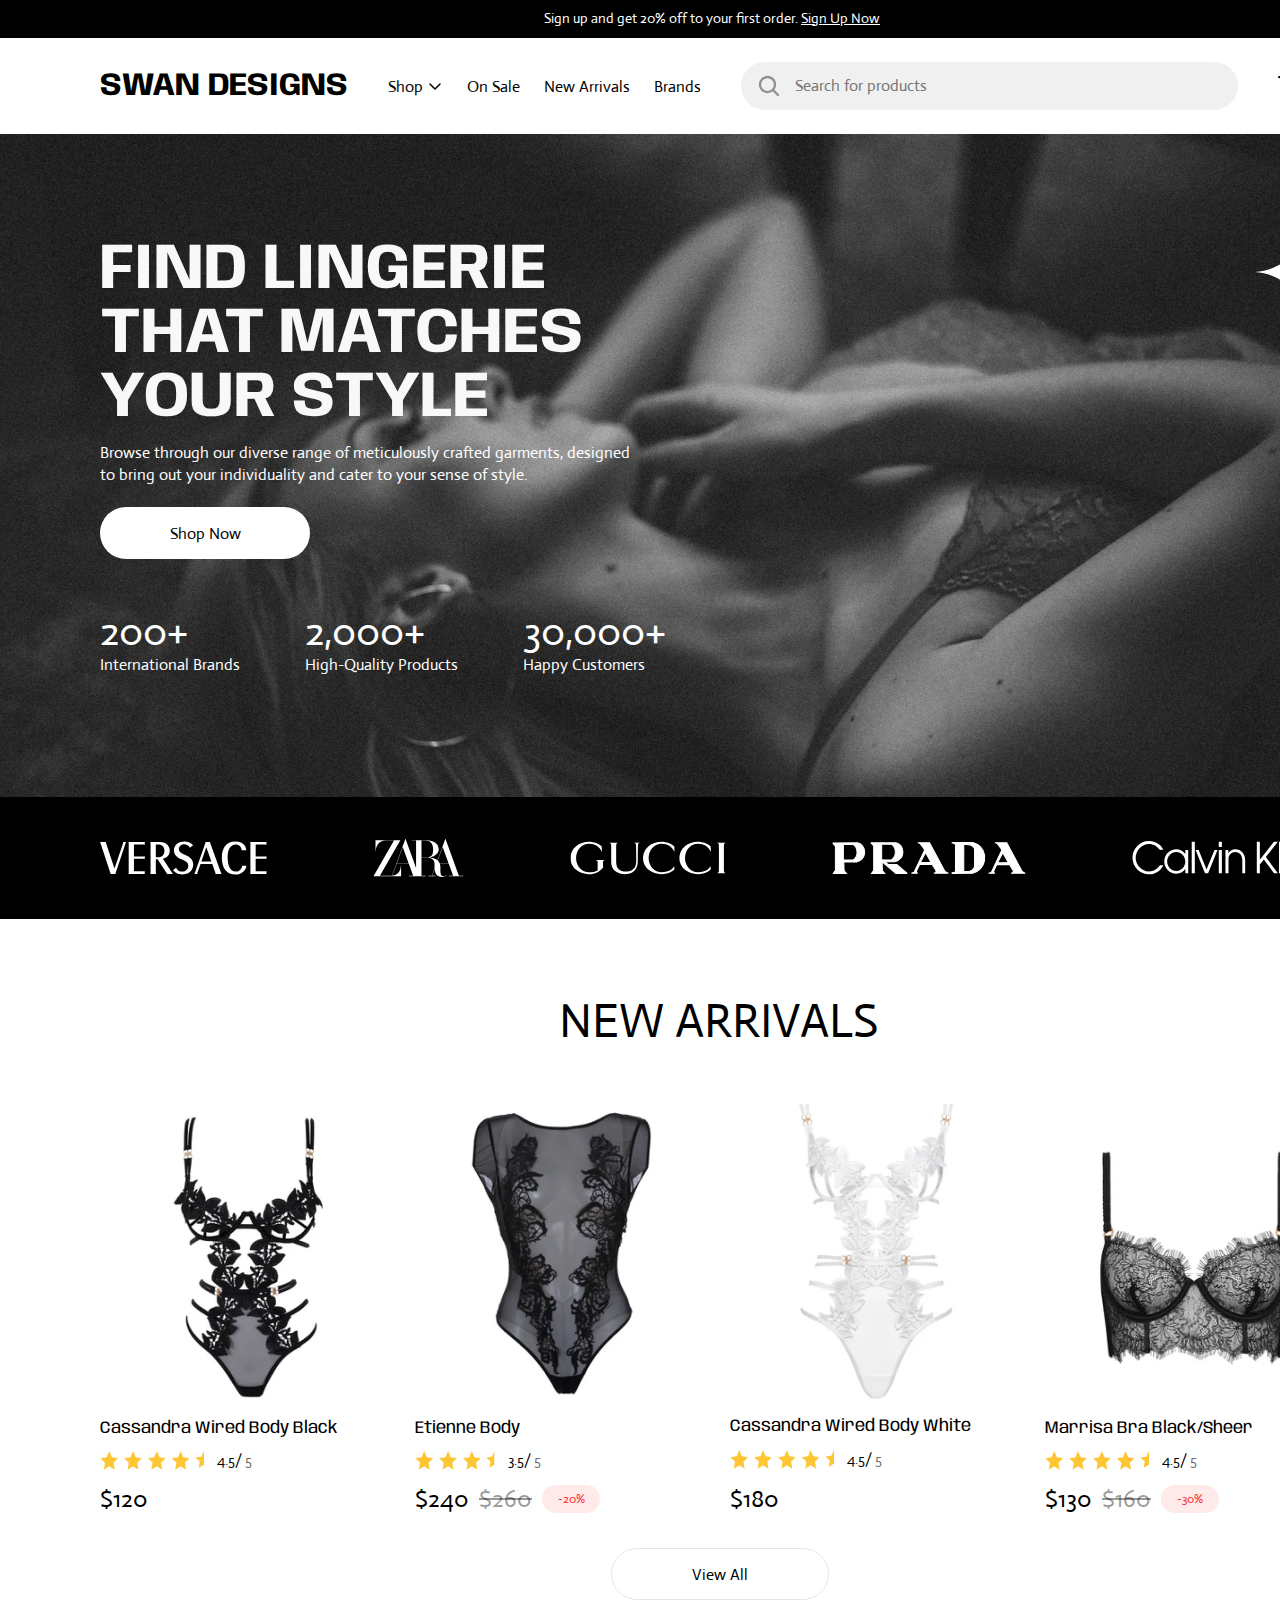
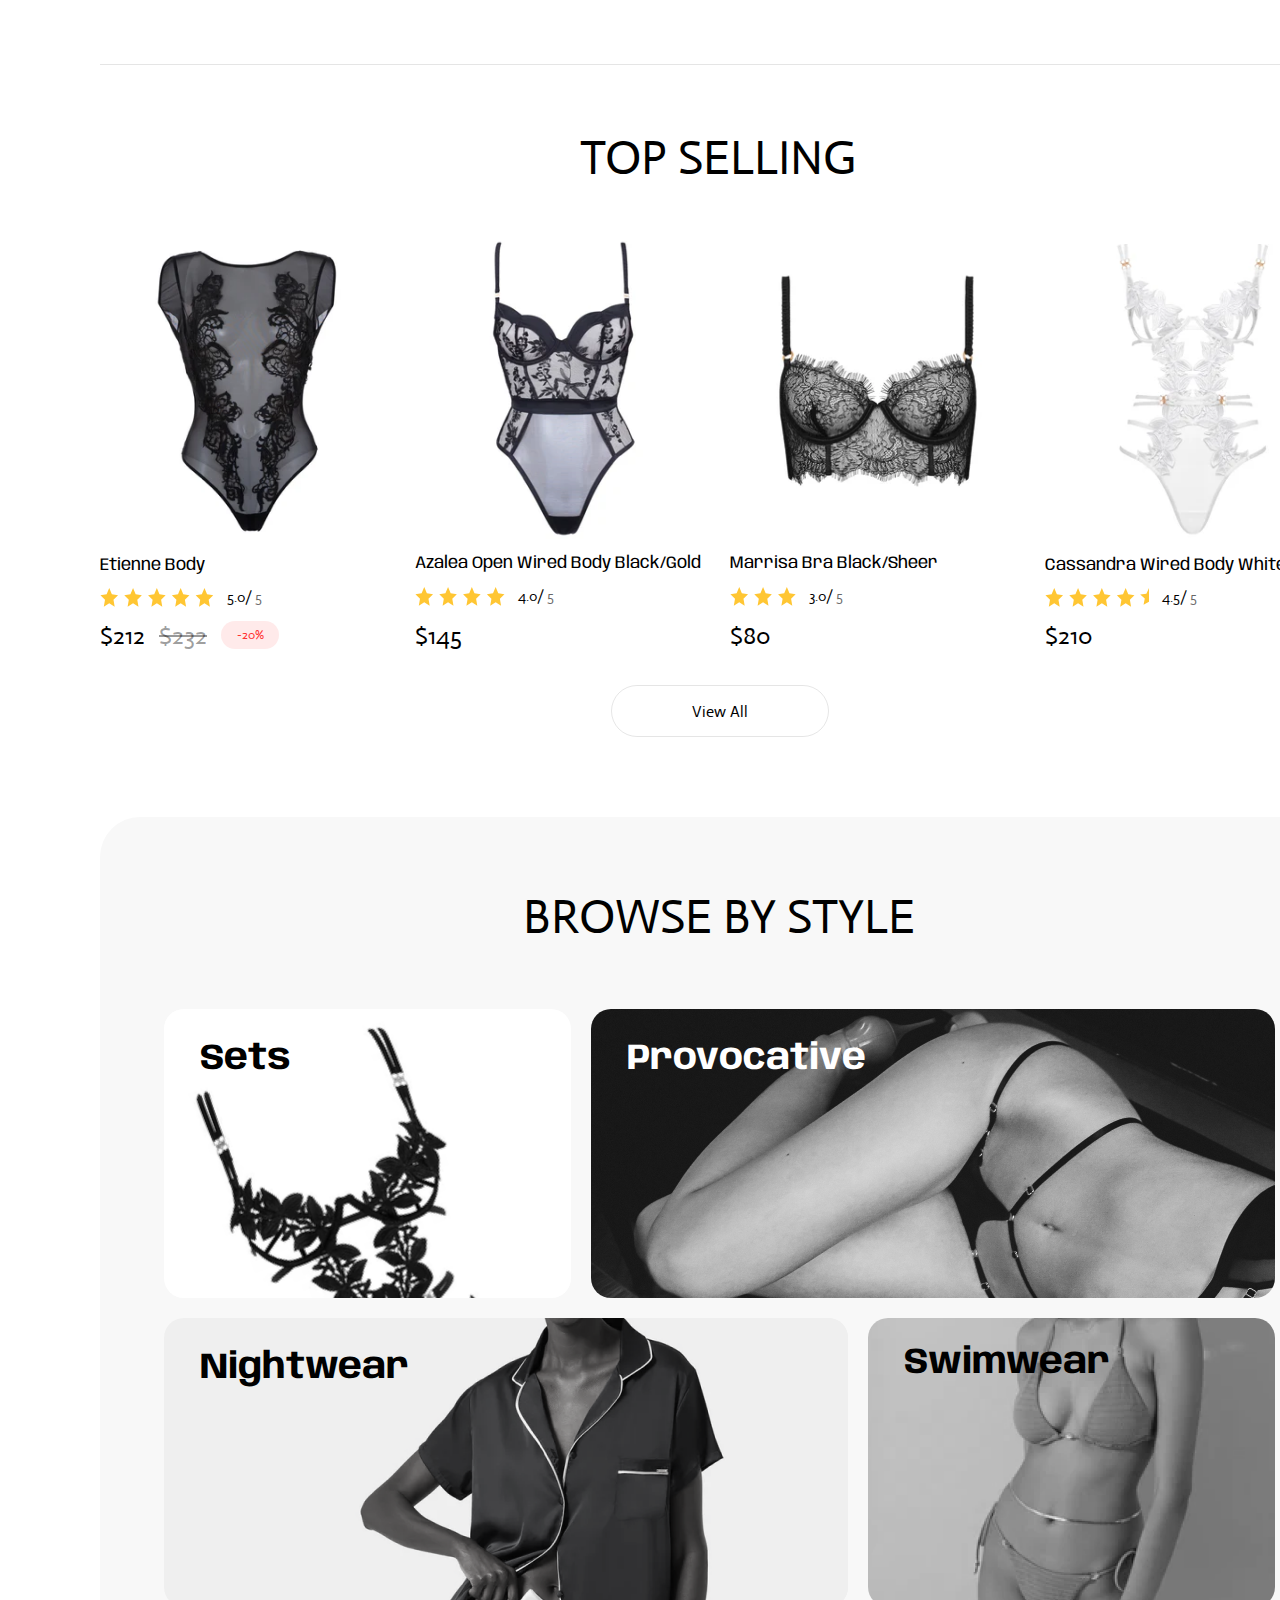
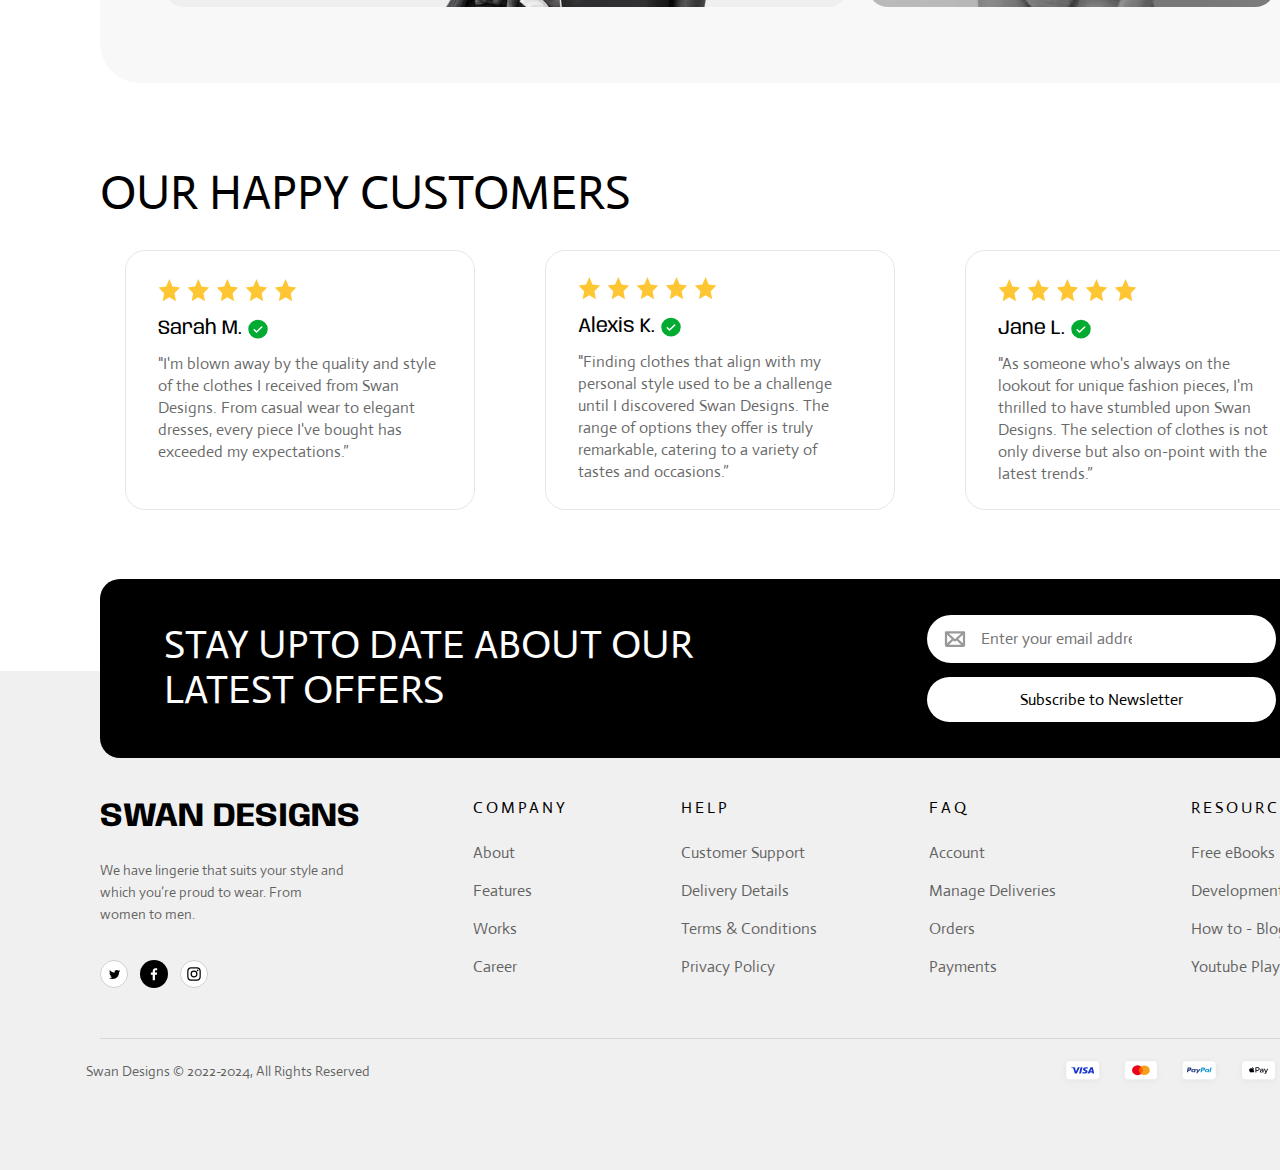
<file: index.html>
<!DOCTYPE html><html><head><meta charset="utf-8"><meta name="viewport" content="initial-scale=1, maximum-scale=1, width=device-width"><link rel="stylesheet" href="homepage.95480f7f.css"><link rel="stylesheet" href="index.7e226163.css"><link rel="stylesheet" href="https://fonts.googleapis.com/css2?family=Actor:wght@400&display=swap"><link rel="stylesheet" href="https://fonts.googleapis.com/css2?family=Anybody:wght@400;700&display=swap"></head><body> <div class="homepage-parent"> <div class="homepage1"> <img class="rectangle-icon" alt src="rectangle-2@2x.94c4e202.png"> <img class="vector-icon2" alt src="vector.ee307fdb.svg"> <div class="sign-up-and-get-20-off-to-you-group"> <div class="sign-up-and-container1"> Sign up and get 20% off to your first order. <span class="sign-up-now1">Sign Up Now</span> </div> <img class="frame-icon9" alt src="frame.f5e108e4.svg"> </div> <div class="swan-designs-container"> <b class="swan-designs2">SWAN DESIGNS</b> <div class="frame-parent30"> <div class="shop-group"> <div class="swan-designs2">Shop</div> <img class="frame-icon10" alt src="frame1.c2799aa1.svg"> </div> <div class="swan-designs2">On Sale</div> <div class="swan-designs2">New Arrivals</div> <div class="swan-designs2">Brands</div> </div> <div class="frame-parent31"> <img class="frame-icon11" alt src="frame2.1e5845a3.svg"> <input class="search-for-products1" placeholder="Search for products" type="text"> </div> <div class="frame-parent32"> <img class="frame-icon11" alt src="frame3.96bcc855.svg"> <img class="frame-icon11" alt src="frame4.141410ef.svg"> </div> </div> <b class="find-lingerie-that1">FIND LINGERIE THAT MATCHES YOUR STYLE</b> <div class="browse-through-our1"> Browse through our diverse range of meticulously crafted garments, designed to bring out your individuality and cater to your sense of style. </div> <button class="shop-now-container"> <div class="shop-now1">Shop Now</div> </button> <div class="frame-parent33"> <div class="parent4"> <div class="swan-designs2">200+</div> <div class="international-brands1">International Brands</div> </div> <div class="line-div"></div> <div class="parent4"> <div class="swan-designs2">2,000+</div> <div class="international-brands1">High-Quality Products</div> </div> <div class="line-div"></div> <div class="parent4"> <div class="swan-designs2">30,000+</div> <div class="international-brands1">Happy Customers</div> </div> </div> <div class="rectangle-div"></div> <div class="group-group"> <img class="group-icon1" alt src="group.887cc670.svg"> <img class="zara-logo-1-1-icon1" alt src="zaralogo1-1.f9a86067.svg"> <img class="gucci-logo-1-1-icon1" alt src="guccilogo1-1.645b78ee.svg"> <img class="prada-logo-1-1-icon1" alt src="pradalogo1-1.b2895ccc.svg"> <div class="group2"> <img class="vector-icon3" alt src="vector1.424d700a.svg"> </div> </div> <div class="new-arrivals3">NEW ARRIVALS</div> <div class="top-selling1">TOP SELLING</div> <div class="our-happy-customers1">OUR HAPPY CUSTOMERS</div> <div class="frame-parent34"> <div class="frame-parent35"> <div class="image-7-frame"> <img class="image-7-icon2" alt src="image-7@2x.0ac130cc.png"> </div> <div class="cassandra-wired-body3">Cassandra Wired Body Black</div> <div class="frame-parent36"> <div class="star-parent9"> <img class="frame-child51" alt src="star-1.6b0f81d3.svg"> <img class="frame-child51" alt src="star-2.6c2b4414.svg"> <img class="frame-child51" alt src="star-3.596623e4.svg"> <img class="frame-child51" alt src="star-4.8bbc9124.svg"> <img class="frame-child55" alt src="star-5.bdf1dde5.svg"> </div> <div class="swan-designs2"> <span>4.5/</span> <span class="span8">5</span> </div> </div> <div class="wrapper4"> <div class="swan-designs2">$120</div> </div> </div> <div class="frame-parent35"> <div class="image-7-frame"> <img class="image-8-icon2" alt src="image-8@2x.d708cd15.png"> </div> <div class="cassandra-wired-body3">Etienne Body</div> <div class="frame-parent36"> <div class="star-parent9"> <img class="frame-child51" alt src="star-1.6b0f81d3.svg"> <img class="frame-child51" alt src="star-2.6c2b4414.svg"> <img class="frame-child51" alt src="star-3.596623e4.svg"> <img class="frame-child55" alt src="star-51.671d7328.svg"> </div> <div class="swan-designs2"> <span>3.5/</span> <span class="span8">5</span> </div> </div> <div class="parent7"> <div class="swan-designs2">$240</div> <div class="div32">$260</div> <div class="wrapper5"> <div class="swan-designs2">-20%</div> </div> </div> </div> <div class="frame-parent39"> <div class="image-7-frame"> <img class="image-9-icon2" alt src="image-9@2x.6314a8c3.png"> </div> <div class="cassandra-wired-body3">Cassandra Wired Body White</div> <div class="frame-parent36"> <div class="star-parent9"> <img class="frame-child51" alt src="star-1.6b0f81d3.svg"> <img class="frame-child51" alt src="star-2.6c2b4414.svg"> <img class="frame-child51" alt src="star-3.596623e4.svg"> <img class="frame-child51" alt src="star-4.8bbc9124.svg"> <img class="frame-child55" alt src="star-5.bdf1dde5.svg"> </div> <div class="swan-designs2"> <span>4.5/</span> <span class="span8">5</span> </div> </div> <div class="div35">$180</div> </div> <div class="frame-parent35"> <div class="image-7-frame"> <img class="image-10-icon2" alt src="image-10@2x.5ebdd1e8.png"> </div> <div class="cassandra-wired-body3">Marrisa Bra Black/Sheer</div> <div class="frame-parent36"> <div class="star-parent9"> <img class="frame-child51" alt src="star-1.6b0f81d3.svg"> <img class="frame-child51" alt src="star-2.6c2b4414.svg"> <img class="frame-child51" alt src="star-3.596623e4.svg"> <img class="frame-child51" alt src="star-4.8bbc9124.svg"> <img class="frame-child55" alt src="star-5.bdf1dde5.svg"> </div> <div class="swan-designs2"> <span>4.5/</span> <span class="span8">5</span> </div> </div> <div class="parent7"> <div class="swan-designs2">$130</div> <div class="div32">$160</div> <div class="wrapper5"> <div class="swan-designs2">-30%</div> </div> </div> </div> </div> <div class="frame-parent43"> <div class="frame-parent35"> <div class="image-7-wrapper1"> <img class="image-7-icon3" alt src="image-71@2x.f4cb7d56.png"> </div> <div class="etienne-body3">Etienne Body</div> <div class="frame-parent36"> <div class="star-parent9"> <img class="frame-child51" alt src="star-1.6b0f81d3.svg"> <img class="frame-child51" alt src="star-2.6c2b4414.svg"> <img class="frame-child51" alt src="star-3.596623e4.svg"> <img class="frame-child51" alt src="star-4.8bbc9124.svg"> <img class="frame-child51" alt src="star-52.85a9db92.svg"> </div> <div class="swan-designs2"> <span>5.0/</span> <span class="span8">5</span> </div> </div> <div class="parent9"> <div class="swan-designs2">$212</div> <div class="div32">$232</div> <div class="wrapper5"> <div class="swan-designs2">-20%</div> </div> </div> </div> <div class="frame-parent39"> <div class="image-7-frame"> <img class="image-8-icon3" alt src="image-81@2x.ab669867.png"> </div> <div class="cassandra-wired-body3"> Azalea Open Wired Body Black/Gold </div> <div class="frame-parent36"> <div class="star-parent9"> <img class="frame-child51" alt src="star-1.6b0f81d3.svg"> <img class="frame-child51" alt src="star-2.6c2b4414.svg"> <img class="frame-child51" alt src="star-3.596623e4.svg"> <img class="frame-child51" alt src="star-4.8bbc9124.svg"> </div> <div class="swan-designs2"> <span>4.0/</span> <span class="span8">5</span> </div> </div> <div class="div35">$145</div> </div> <div class="frame-parent39"> <div class="image-7-frame"> <img class="image-9-icon3" alt src="image-91@2x.fbc3d35c.png"> </div> <div class="cassandra-wired-body3">Marrisa Bra Black/Sheer</div> <div class="frame-parent36"> <div class="star-parent9"> <img class="frame-child51" alt src="star-1.6b0f81d3.svg"> <img class="frame-child51" alt src="star-2.6c2b4414.svg"> <img class="frame-child51" alt src="star-3.596623e4.svg"> </div> <div class="swan-designs2"> <span>3.0/</span> <span class="span8">5</span> </div> </div> <div class="div35">$80</div> </div> <div class="frame-parent35"> <div class="image-7-frame"> <img class="image-10-icon3" alt src="image-101@2x.d014cab8.png"> </div> <div class="cassandra-wired-body3">Cassandra Wired Body White</div> <div class="frame-parent36"> <div class="star-parent9"> <img class="frame-child51" alt src="star-1.6b0f81d3.svg"> <img class="frame-child51" alt src="star-2.6c2b4414.svg"> <img class="frame-child51" alt src="star-3.596623e4.svg"> <img class="frame-child51" alt src="star-4.8bbc9124.svg"> <img class="frame-child55" alt src="star-5.bdf1dde5.svg"> </div> <div class="swan-designs2"> <span>4.5/</span> <span class="span8">5</span> </div> </div> <div class="wrapper4"> <div class="swan-designs2">$210</div> </div> </div> </div> <button class="view-all-frame"> <div class="shop-now1">View All</div> </button> <button class="frame-button"> <div class="shop-now1">View All</div> </button> <div class="homepage-child1"></div> <div class="browse-by-style-group"> <div class="browse-by-style1">BROWSE BY STYLE</div> <div class="image-11-group"> <img class="image-11-icon1" alt src="image-11@2x.c3f6fc94.png"> <b class="sets1">Sets</b> </div> <div class="image-14-group"> <img class="image-14-icon1" alt src="image-14@2x.404c6ef1.png"> <b class="swimwear1">Swimwear</b> </div> <div class="image-13-group"> <img class="image-13-icon1" alt src="image-13@2x.7cfff795.png"> <b class="sets1">Provocative</b> </div> <div class="image-12-group"> <img class="image-12-icon1" alt src="image-12@2x.2ebd72a4.png"> <b class="sets1">Nightwear</b> </div> </div> <div class="frame-parent52"> <div class="frame-wrapper6"> <div class="frame-wrapper7"> <div class="frame-parent53"> <div class="star-parent17"> <img class="frame-child87" alt src="star-11.e3ffdfa5.svg"> <img class="frame-child87" alt src="star-21.f0d99e0e.svg"> <img class="frame-child87" alt src="star-31.68e091c5.svg"> <img class="frame-child87" alt src="star-41.2e0b4f3d.svg"> <img class="frame-child87" alt src="star-53.21c08605.svg"> </div> <div class="frame-parent54"> <div class="shop-group"> <div class="sarah-m1">Sarah M.</div> <img class="frame-icon11" alt src="frame5.bdab2489.svg"> </div> <div class="im-blown-away1"> "I'm blown away by the quality and style of the clothes I received from Swan Designs. From casual wear to elegant dresses, every piece I've bought has exceeded my expectations.” </div> </div> </div> </div> </div> <div class="frame-wrapper8"> <div class="frame-wrapper7"> <div class="frame-parent53"> <div class="star-parent17"> <img class="frame-child87" alt src="star-11.e3ffdfa5.svg"> <img class="frame-child87" alt src="star-21.f0d99e0e.svg"> <img class="frame-child87" alt src="star-31.68e091c5.svg"> <img class="frame-child87" alt src="star-41.2e0b4f3d.svg"> <img class="frame-child87" alt src="star-53.21c08605.svg"> </div> <div class="frame-parent54"> <div class="shop-group"> <div class="sarah-m1">Alexis K.</div> <img class="frame-icon11" alt src="frame5.bdab2489.svg"> </div> <div class="im-blown-away1"> "Finding clothes that align with my personal style used to be a challenge until I discovered Swan Designs. The range of options they offer is truly remarkable, catering to a variety of tastes and occasions.” </div> </div> </div> </div> </div> <div class="frame-wrapper6"> <div class="frame-wrapper7"> <div class="frame-parent53"> <div class="star-parent17"> <img class="frame-child87" alt src="star-11.e3ffdfa5.svg"> <img class="frame-child87" alt src="star-21.f0d99e0e.svg"> <img class="frame-child87" alt src="star-31.68e091c5.svg"> <img class="frame-child87" alt src="star-41.2e0b4f3d.svg"> <img class="frame-child87" alt src="star-53.21c08605.svg"> </div> <div class="frame-parent54"> <div class="shop-group"> <div class="sarah-m1">Jane L.</div> <img class="frame-icon11" alt src="frame5.bdab2489.svg"> </div> <div class="im-blown-away1"> "As someone who's always on the lookout for unique fashion pieces, I'm thrilled to have stumbled upon Swan Designs. The selection of clothes is not only diverse but also on-point with the latest trends.” </div> </div> </div> </div> </div> </div> <div class="homepage-inner1"> <div class="rectangle-group"> <div class="group-inner"></div> <div class="group-child1"></div> <div class="stay-upto-date-about-our-lates-group"> <div class="stay-upto-date1"> STAY UPTO DATE ABOUT OUR LATEST OFFERS </div> <div class="frame-parent59"> <div class="frame-parent60"> <img class="frame-icon11" alt src="frame6.88926c18.svg"> <input class="search-for-products1" placeholder="Enter your email address" type="text"> </div> <button class="subscribe-to-newsletter-container"> <div class="shop-now1">Subscribe to Newsletter</div> </button> </div> </div> <div class="frame-parent61"> <div class="frame-parent62"> <div class="swan-designs-parent1"> <b class="swan-designs2">SWAN DESIGNS</b> <div class="we-have-lingerie1"> We have lingerie that suits your style and which you’re proud to wear. From women to men. </div> </div> <div class="social1"> <img class="icon3" alt src="1.46374b5f.svg"> <img class="icon4" alt src="2.07e341e4.svg"> <img class="icon5" alt src="3.f61e0562.svg"> </div> </div> <div class="help-menu-parent2"> <div class="help-menu4">Company</div> <div class="about-features-works-container4"> <p class="about1">About</p> <p class="payment">&nbsp;</p> <p class="about1">Features</p> <p class="payment">&nbsp;</p> <p class="about1">Works</p> <p class="payment">&nbsp;</p> <p class="about1">Career</p> </div> </div> <div class="help-menu-parent2"> <div class="help-menu4">Help</div> <div class="about-features-works-container4"> <p class="payment">Customer Support</p> <p class="payment">&nbsp;</p> <p class="payment">Delivery Details</p> <p class="payment">&nbsp;</p> <p class="payment">Terms & Conditions</p> <p class="payment">&nbsp;</p> <p class="payment">Privacy Policy</p> </div> </div> <div class="help-menu-parent2"> <div class="help-menu4">FAQ</div> <div class="about-features-works-container6"> <p class="payment">Account</p> <p class="payment">&nbsp;</p> <p class="payment">Manage Deliveries</p> <p class="payment">&nbsp;</p> <p class="payment">Orders</p> <p class="payment">&nbsp;</p> <p class="payment">Payments</p> </div> </div> <div class="help-menu-parent2"> <div class="help-menu4">Resources</div> <div class="about-features-works-container4"> <p class="payment">Free eBooks</p> <p class="payment">&nbsp;</p> <p class="payment">Development Tutorial</p> <p class="payment">&nbsp;</p> <p class="payment">How to - Blog</p> <p class="payment">&nbsp;</p> <p class="payment">Youtube Playlist</p> </div> </div> </div> <div class="badge-group"> <img class="badge-icon5" alt src="badge.db59a60f.svg"> <img class="badge-icon5" alt src="badge1.ae820984.svg"> <img class="badge-icon5" alt src="badge2.eb0474d4.svg"> <img class="badge-icon5" alt src="badge3.1a0707b3.svg"> <img class="badge-icon5" alt src="badge4.ccc706c6.svg"> </div> <div class="all-rights-reserved1"> Swan Designs © 2022-2024, All Rights Reserved </div> </div> </div> </div> <div class="homepage2"> <img class="homepage-child2" alt src="frame-152@2x.94c4e202.png"> <div class="homepage-child3"></div> <div class="sign-up-and-get-20-off-to-you-wrapper"> <div class="swan-designs2"> Sign up and get 20% off to your first order. <span class="sign-up-now1">Sign Up Now</span> </div> </div> <div class="homepage-inner2"> <div class="swan-designs-parent2"> <b class="swan-designs2">SWAN DESIGNS</b> <div class="frame-parent63"> <img class="frame-icon11" alt src="frame3.96bcc855.svg"> <img class="frame-icon11" alt src="frame4.141410ef.svg"> </div> </div> </div> <div class="find-lingerie-that-matches-you-parent"> <b class="find-lingerie-that2">FIND LINGERIE THAT MATCHES YOUR STYLE</b> <div class="browse-through-our2"> Browse through our diverse range of meticulously crafted garments, designed to bring out your individuality and cater to your sense of style. </div> </div> <button class="shop-now-frame"> <div class="shop-now1">Shop Now</div> </button> <div class="frame-parent64"> <div class="parent4"> <div class="swan-designs2">200+</div> <div class="international-brands2">International Brands</div> </div> <div class="frame-child102"></div> <div class="parent4"> <div class="swan-designs2">2,000+</div> <div class="international-brands2">High-Quality Products</div> </div> </div> <div class="parent12"> <div class="swan-designs2">30,000+</div> <div class="international-brands2">Happy Customers</div> </div> <img class="vector-icon4" alt src="vector2.deeb899b.svg"> <div class="group-container"> <img class="group-icon2" alt src="group1.c0452601.svg"> <img class="zara-logo-1-1-icon2" alt src="zaralogo1-11.c9cadc11.svg"> <img class="gucci-logo-1-1-icon2" alt src="guccilogo1-11.ba7f2384.svg"> </div> <div class="new-arrivals4">NEW ARRIVALS</div> <div class="top-selling2">TOP SELLING</div> <div class="our-happy-customers2">OUR HAPPY CUSTOMERS</div> <div class="frame-parent65"> <div class="frame-parent66"> <div class="image-7-wrapper2"> <img class="image-7-icon4" alt src="image-72@2x.7e2a77ab.png"> </div> <div class="azalea-open-wired2"> Azalea Open Wired Body Black/Gold </div> <div class="frame-parent67"> <div class="star-parent20"> <img class="frame-child103" alt src="star-12.a7a99760.svg"> <img class="frame-child103" alt src="star-22.6f153c99.svg"> <img class="frame-child103" alt src="star-32.7d59aac0.svg"> <img class="frame-child103" alt src="star-42.c20cafd7.svg"> <img class="frame-child107" alt src="star-54.0ce14edf.svg"> </div> <div class="swan-designs2"> <span>4.5/</span> <span class="span8">5</span> </div> </div> <div class="div54">$120</div> </div> <div class="frame-parent68"> <div class="image-7-wrapper3"> <img class="image-7-icon5" alt src="image-73@2x.35c5323c.png"> </div> <div class="etienne-body3">Etienne Body</div> <div class="frame-parent67"> <div class="star-parent20"> <img class="frame-child103" alt src="star-12.a7a99760.svg"> <img class="frame-child103" alt src="star-22.6f153c99.svg"> <img class="frame-child103" alt src="star-32.7d59aac0.svg"> <img class="frame-child107" alt src="star-55.c20c67e8.svg"> </div> <div class="swan-designs2"> <span>3.5/</span> <span class="span8">5</span> </div> </div> <div class="parent13"> <div class="swan-designs2">$240</div> <div class="div32">$260</div> <div class="wrapper9"> <div class="swan-designs2">-20%</div> </div> </div> </div> </div> <div class="frame-parent70"> <div class="frame-parent66"> <div class="image-7-wrapper2"> <img class="image-7-icon6" alt src="image-74@2x.502cbac7.png"> </div> <div class="cassandra-wired-body6">Cassandra Wired Body Black</div> <div class="frame-parent67"> <div class="star-parent20"> <img class="frame-child103" alt src="star-12.a7a99760.svg"> <img class="frame-child103" alt src="star-22.6f153c99.svg"> <img class="frame-child103" alt src="star-32.7d59aac0.svg"> <img class="frame-child103" alt src="star-42.c20cafd7.svg"> <img class="frame-child107" alt src="star-54.0ce14edf.svg"> </div> <div class="swan-designs2"> <span>4.5/</span> <span class="span8">5</span> </div> </div> <div class="div54">$120</div> </div> <div class="frame-parent68"> <div class="image-7-wrapper3"> <img class="image-7-icon7" alt src="image-75@2x.4f524b4a.png"> </div> <div class="cassandra-wired-body7">Cassandra Wired Body White</div> <div class="frame-parent67"> <div class="star-parent20"> <img class="frame-child103" alt src="star-12.a7a99760.svg"> <img class="frame-child103" alt src="star-22.6f153c99.svg"> <img class="frame-child103" alt src="star-32.7d59aac0.svg"> <img class="frame-child107" alt src="star-55.c20c67e8.svg"> </div> <div class="swan-designs2"> <span>3.5/</span> <span class="span8">5</span> </div> </div> <div class="parent13"> <div class="swan-designs2">$240</div> <div class="div32">$260</div> <div class="wrapper9"> <div class="swan-designs2">-20%</div> </div> </div> </div> </div> <button class="view-all-wrapper1"> <div class="view-all4">View All</div> </button> <button class="view-all-wrapper2"> <div class="view-all4">View All</div> </button> <div class="homepage-child4"></div> <div class="browse-by-style-container"> <div class="browse-by-style2">BROWSE BY STYLE</div> <div class="x-1-parent"> <img class="x-1-icon" alt src="41942-05-360x-1@2x.d8e6895a.png"> <b class="sets2">Sets</b> </div> <div class="image-13-container"> <img class="image-13-icon2" alt src="image-131@2x.e0e6fa65.png"> <b class="sets2">Nightwear</b> </div> <div class="image-12-container"> <img class="image-12-icon2" alt src="image-121@2x.2e3d6073.png"> <b class="sets2">Swimwear</b> </div> <div class="image-14-container"> <img class="image-12-icon2" alt src="image-141@2x.55bceff4.png"> <b class="sets2">Provocative</b> </div> </div> <div class="frame-parent75"> <div class="frame-wrapper12"> <div class="frame-wrapper7"> <div class="frame-parent76"> <div class="star-parent24"> <img class="frame-child121" alt src="star-13.1fa597fb.svg"> <img class="frame-child121" alt src="star-23.73add64a.svg"> <img class="frame-child121" alt src="star-33.4714b284.svg"> <img class="frame-child121" alt src="star-43.4462bc17.svg"> <img class="frame-child121" alt src="star-56.562d6c38.svg"> </div> <div class="frame-parent77"> <div class="shop-group"> <div class="sarah-m1">Sarah M.</div> <img class="frame-icon20" alt src="frame7.465aec45.svg"> </div> <div class="im-blown-away2"> "I'm blown away by the quality and style of the clothes I received from Swan Designs. From casual wear to elegant dresses, every piece I've bought has exceeded my expectations.” </div> </div> </div> </div> </div> <div class="frame-wrapper12"> <div class="frame-wrapper7"> <div class="frame-parent76"> <div class="star-parent24"> <img class="frame-child121" alt src="star-13.1fa597fb.svg"> <img class="frame-child121" alt src="star-23.73add64a.svg"> <img class="frame-child121" alt src="star-33.4714b284.svg"> <img class="frame-child121" alt src="star-43.4462bc17.svg"> <img class="frame-child121" alt src="star-56.562d6c38.svg"> </div> <div class="frame-parent77"> <div class="shop-group"> <div class="sarah-m1">Alexis K.</div> <img class="frame-icon20" alt src="frame7.465aec45.svg"> </div> <div class="im-blown-away2"> "Finding clothes that align with my personal style used to be a challenge until I discovered Swan Designs. The range of options they offer is truly remarkable, catering to a variety of tastes and occasions.” </div> </div> </div> </div> </div> <div class="frame-wrapper12"> <div class="frame-wrapper7"> <div class="frame-parent76"> <div class="star-parent24"> <img class="frame-child121" alt src="star-13.1fa597fb.svg"> <img class="frame-child121" alt src="star-23.73add64a.svg"> <img class="frame-child121" alt src="star-33.4714b284.svg"> <img class="frame-child121" alt src="star-43.4462bc17.svg"> <img class="frame-child121" alt src="star-56.562d6c38.svg"> </div> <div class="frame-parent77"> <div class="shop-group"> <div class="sarah-m1">Jane L.</div> <img class="frame-icon20" alt src="frame7.465aec45.svg"> </div> <div class="im-blown-away2"> "As someone who's always on the lookout for unique fashion pieces, I'm thrilled to have stumbled upon Swan Designs. The selection of clothes is not only diverse but also on-point with the latest trends.” </div> </div> </div> </div> </div> </div> <div class="frame-parent82"> <div class="frame-parent83"> <img class="frame-icon23" alt src="frame8.ebc156bb.svg"> <input class="enter-your-email2" placeholder="Enter your email address" type="text"> </div> <button class="subscribe-to-newsletter-frame"> <div class="view-all4">Subscribe to Newsletter</div> </button> <div class="stay-upto-date2"> STAY UPTO DATE ABOUT OUR LATEST OFFERS </div> </div> <b class="swan-designs5">SWAN DESIGNS</b> <div class="we-have-clothes"> We have clothes that suits your style and which you’ll be proud to wear. </div> <img class="social-icon" alt src="social.4fa1fb39.svg"> <div class="help-menu-parent6"> <div class="help-menu4">Company</div> <div class="about-features-works-container8"> <p class="about1">About</p> <p class="payment">&nbsp;</p> <p class="about1">Features</p> <p class="payment">&nbsp;</p> <p class="about1">Works</p> <p class="payment">&nbsp;</p> <p class="about1">Career</p> </div> </div> <div class="help-menu-parent7"> <div class="help-menu4">FAQ</div> <div class="about-features-works-container9"> <p class="payment">Account</p> <p class="payment">&nbsp;</p> <p class="payment">Manage Deliveries</p> <p class="payment">&nbsp;</p> <p class="payment">Orders</p> <p class="payment">&nbsp;</p> <p class="payment">Payment</p> </div> </div> <div class="help-menu-parent8"> <div class="help-menu4">HELP</div> <div class="about-features-works-container9"> <p class="payment">Customer Support</p> <p class="payment"> Delivery Details</p> <p class="payment">&nbsp;</p> <p class="payment">Terms & Conditions</p> <p class="payment">&nbsp;</p> <p class="payment">Privacy Policy</p> </div> </div> <div class="help-menu-parent9"> <div class="help-menu4">RESOURCES</div> <div class="about-features-works-container11"> <p class="payment">Free eBook</p> <p class="payment">&nbsp;</p> <p class="payment">Development Tutorial</p> <p class="payment">&nbsp;</p> <p class="payment">How to - Blog</p> <p class="payment">&nbsp;</p> <p class="payment">Youtube Playlist</p> </div> </div> <div class="homepage-child5"></div> <div class="all-rights-reserved2"> Swan Designs © 2022-2024, All Rights Reserved </div> <div class="badge-container"> <img class="badge-icon10" alt src="badge5.5ec6562a.svg"> <img class="badge-icon10" alt src="badge6.c72c6377.svg"> <img class="badge-icon10" alt src="badge7.5800f927.svg"> <img class="badge-icon10" alt src="badge8.10d8e539.svg"> <img class="badge-icon10" alt src="badge9.b9b9bd8f.svg"> </div> </div> </div> </body></html>
</file>
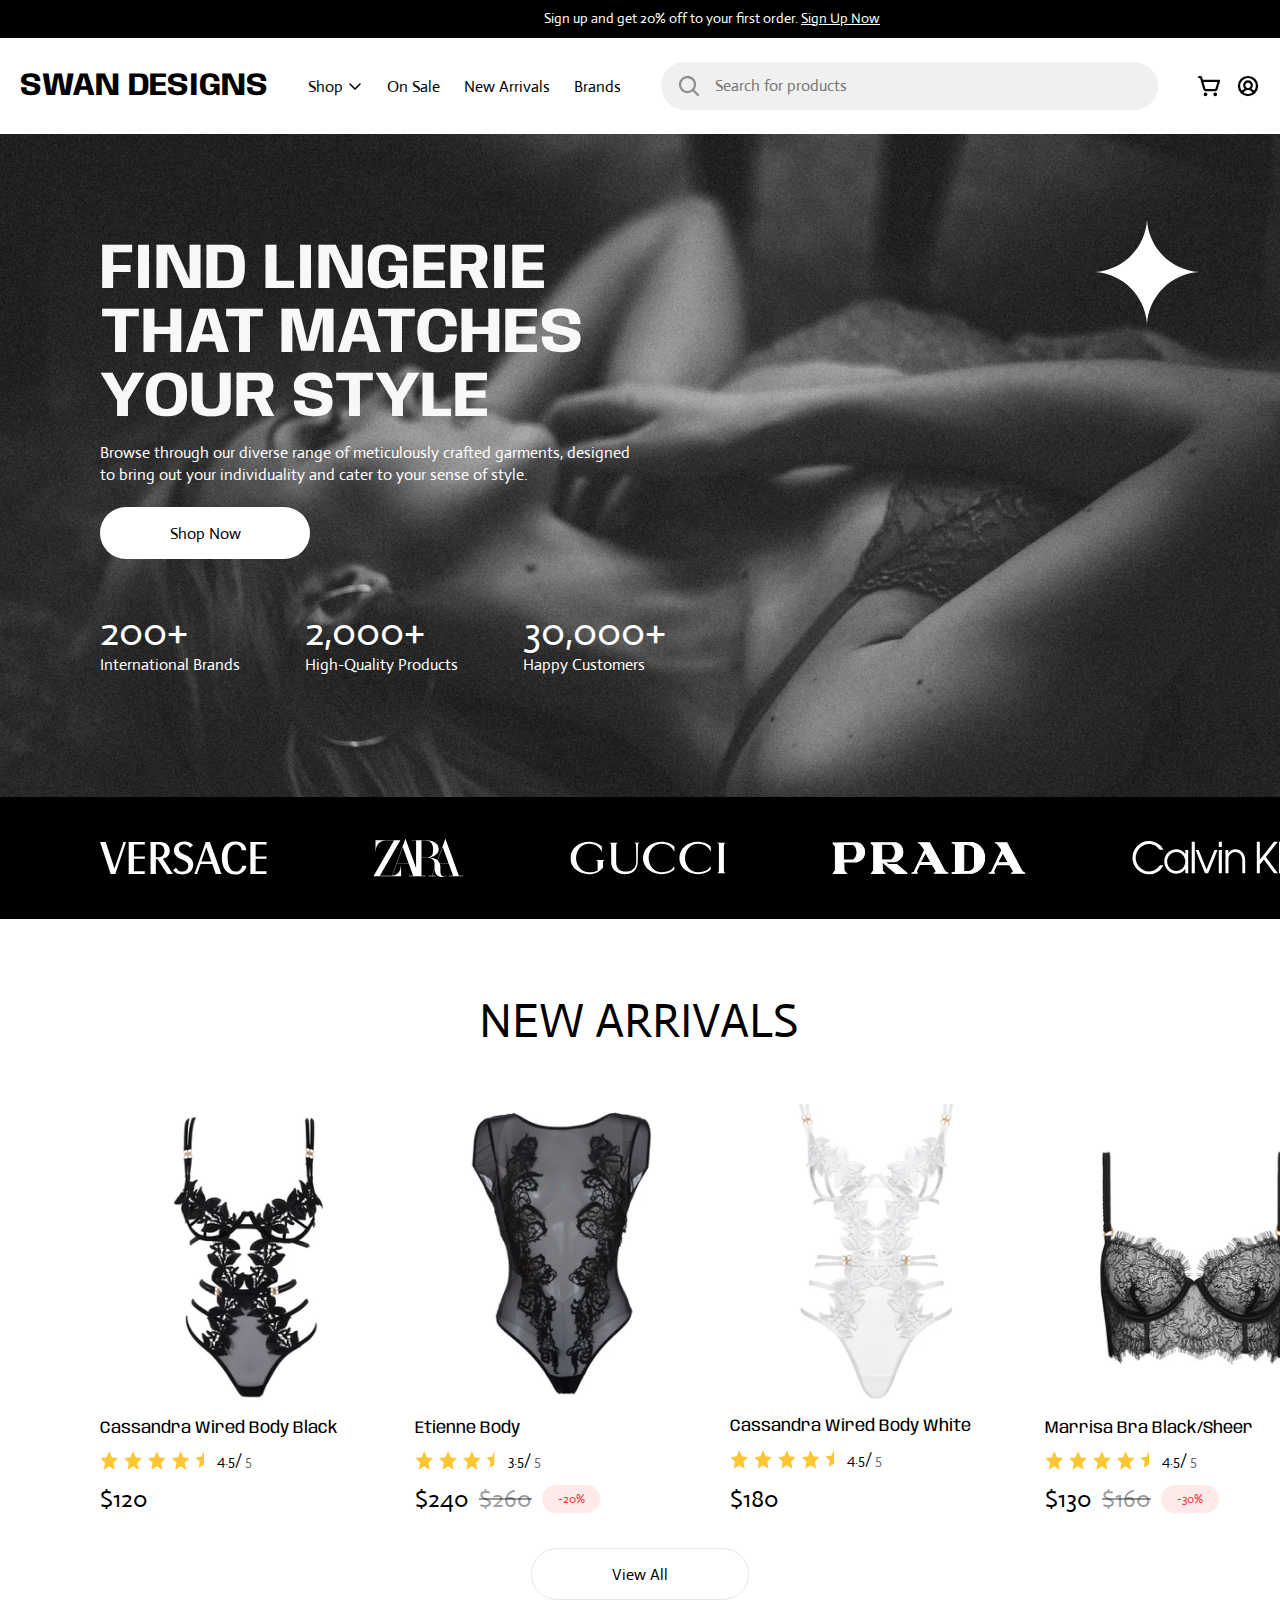
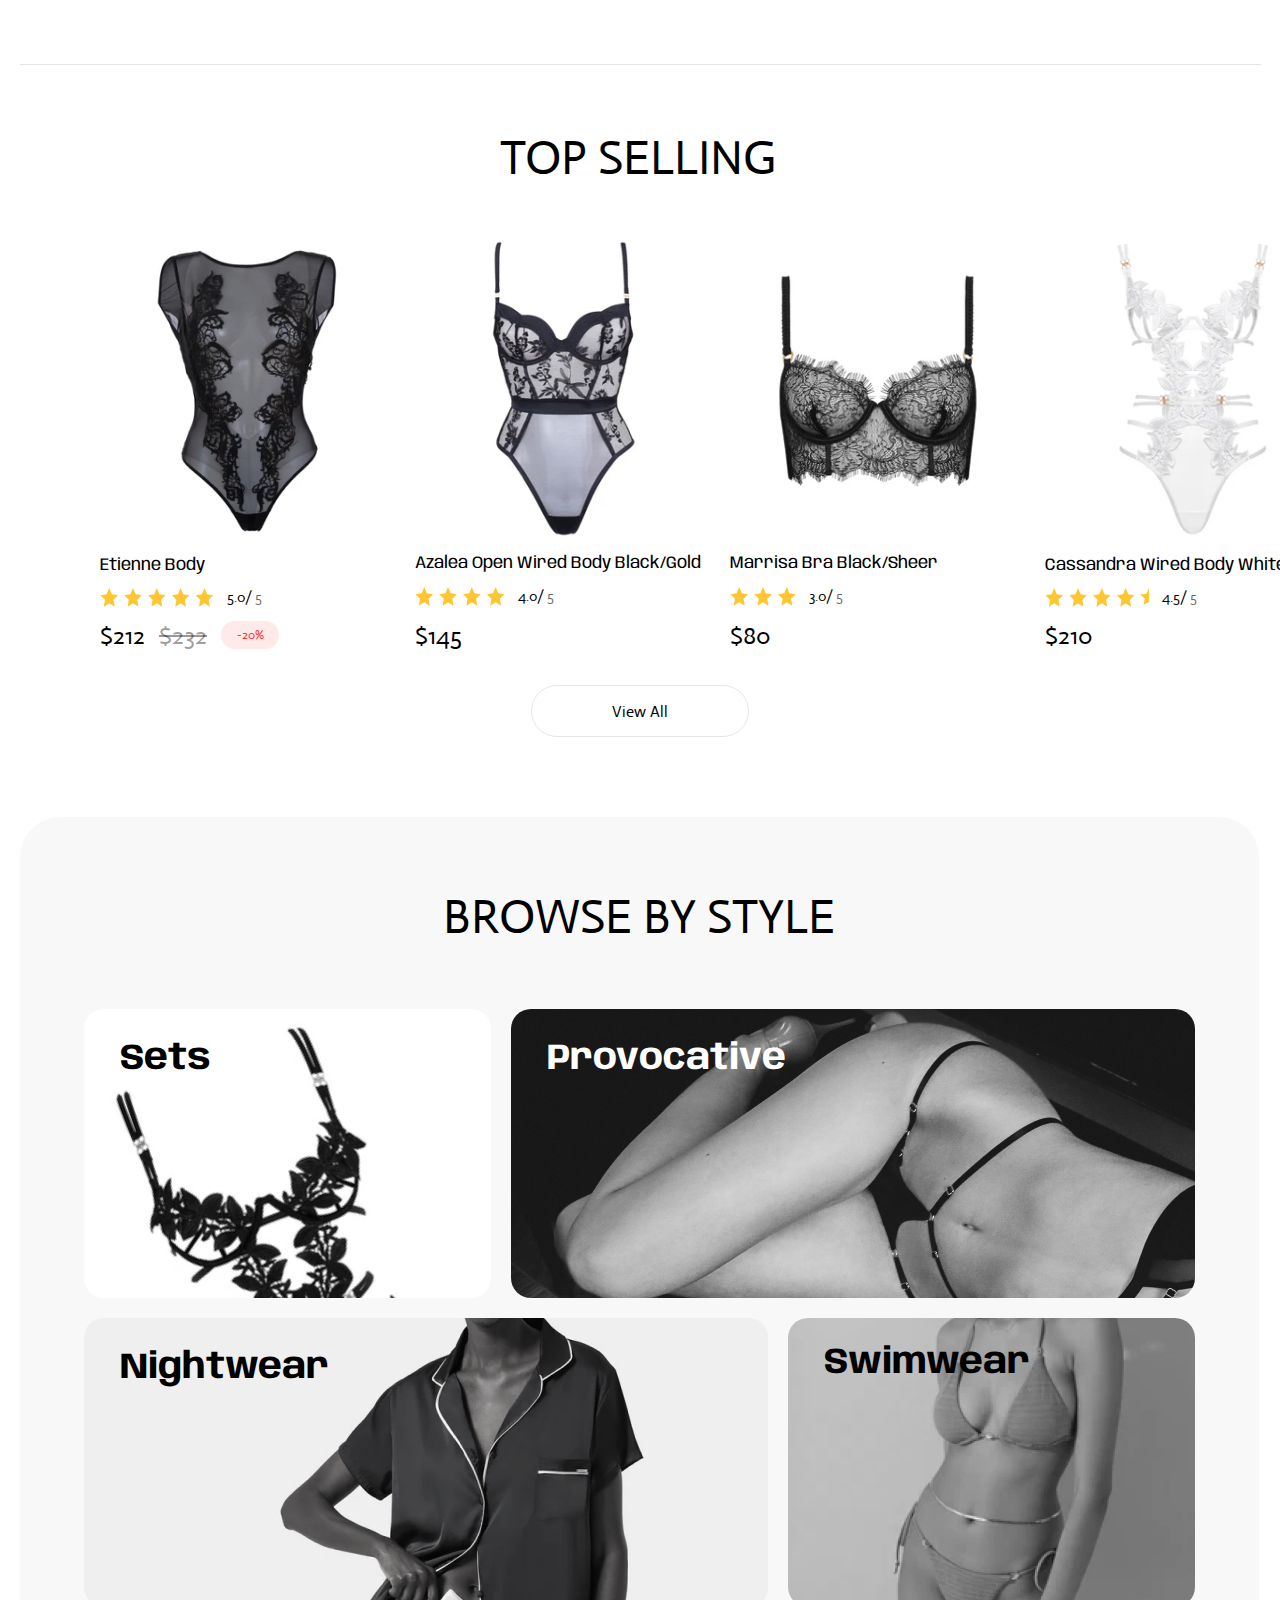
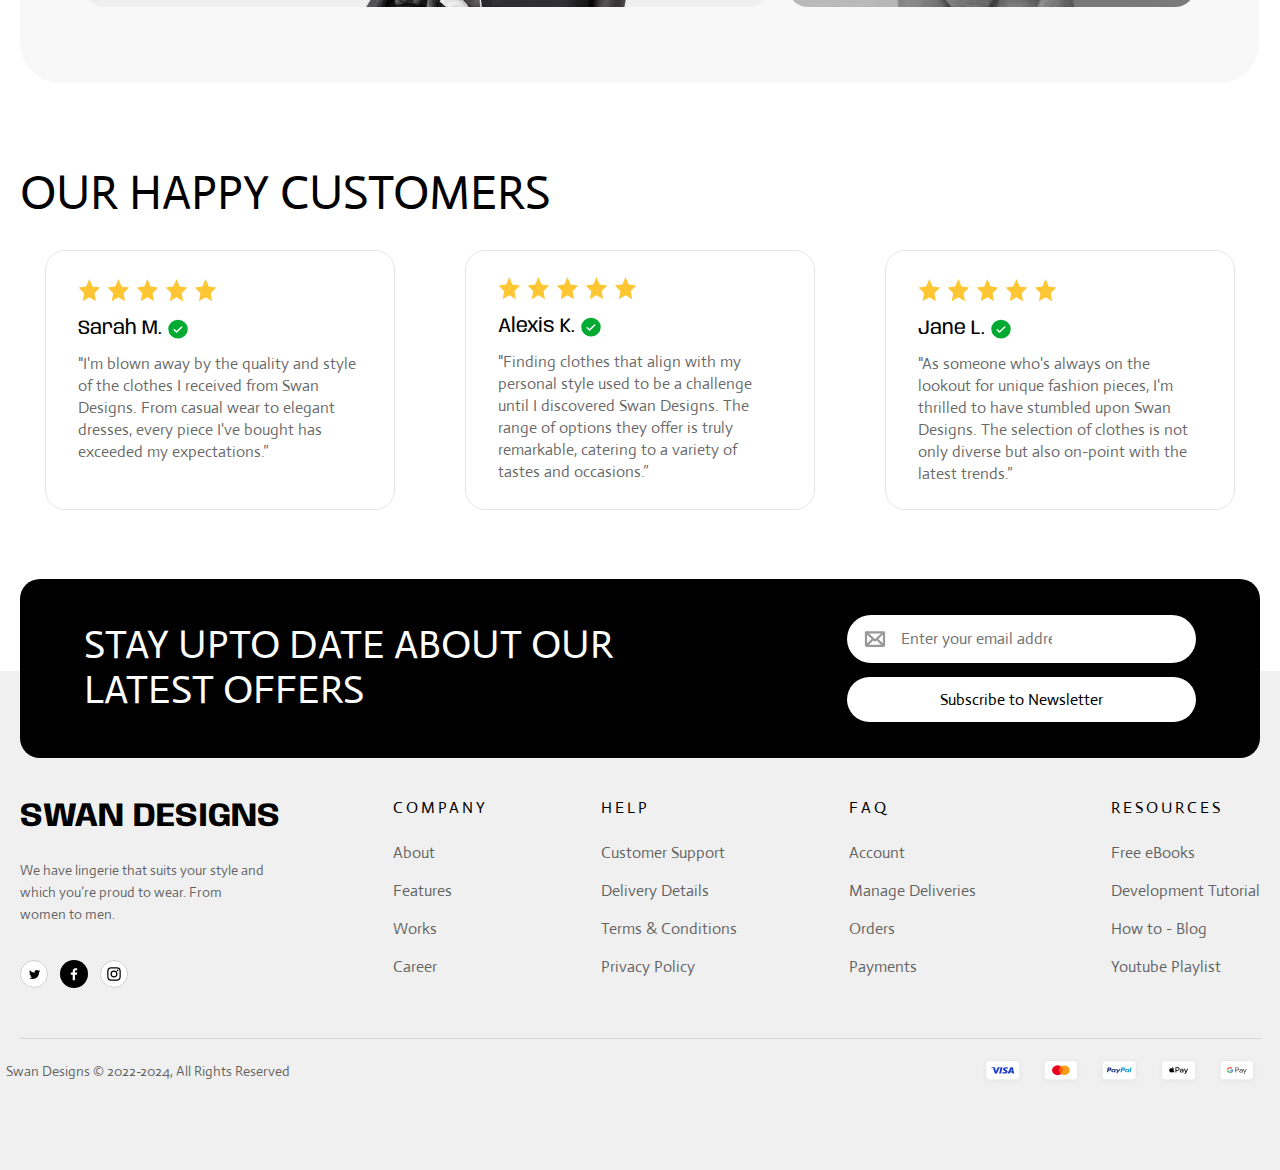
<file: homepage.html>
<!DOCTYPE html><html><head><meta charset="utf-8"><meta name="viewport" content="initial-scale=1, width=device-width"><link rel="stylesheet" href="homepage.95480f7f.css"><link rel="stylesheet" href="homepage.d80596f6.css"><link rel="stylesheet" href="https://fonts.googleapis.com/css2?family=Actor:wght@400&display=swap"><link rel="stylesheet" href="https://fonts.googleapis.com/css2?family=Anybody:wght@400;700&display=swap"></head><body> <div class="homepage"> <img class="homepage-child" alt src="rectangle-2@2x.94c4e202.png"> <img class="vector-icon" alt src="vector.ee307fdb.svg"> <div class="sign-up-and-get-20-off-to-you-parent"> <div class="sign-up-and-container"> Sign up and get 20% off to your first order. <span class="sign-up-now">Sign Up Now</span> </div> <img class="frame-icon" alt src="frame.f5e108e4.svg"> </div> <div class="swan-designs-parent"> <b class="swan-designs">SWAN DESIGNS</b> <div class="frame-parent"> <div class="shop-parent"> <div class="swan-designs">Shop</div> <img class="frame-icon1" alt src="frame1.c2799aa1.svg"> </div> <div class="swan-designs">On Sale</div> <div class="swan-designs">New Arrivals</div> <div class="swan-designs">Brands</div> </div> <div class="frame-group"> <img class="frame-icon2" alt src="frame2.1e5845a3.svg"> <input class="search-for-products" placeholder="Search for products" type="text"> </div> <div class="frame-container"> <img class="frame-icon2" alt src="frame3.96bcc855.svg"> <img class="frame-icon2" alt src="frame4.141410ef.svg"> </div> </div> <b class="find-lingerie-that">FIND LINGERIE THAT MATCHES YOUR STYLE</b> <div class="browse-through-our"> Browse through our diverse range of meticulously crafted garments, designed to bring out your individuality and cater to your sense of style. </div> <button class="shop-now-wrapper"> <div class="shop-now">Shop Now</div> </button> <div class="frame-div"> <div class="parent"> <div class="swan-designs">200+</div> <div class="international-brands">International Brands</div> </div> <div class="frame-child"></div> <div class="parent"> <div class="swan-designs">2,000+</div> <div class="international-brands">High-Quality Products</div> </div> <div class="frame-child"></div> <div class="parent"> <div class="swan-designs">30,000+</div> <div class="international-brands">Happy Customers</div> </div> </div> <div class="homepage-item"></div> <div class="group-parent"> <img class="group-icon" alt src="group.887cc670.svg"> <img class="zara-logo-1-1-icon" alt src="zaralogo1-1.f9a86067.svg"> <img class="gucci-logo-1-1-icon" alt src="guccilogo1-1.645b78ee.svg"> <img class="prada-logo-1-1-icon" alt src="pradalogo1-1.b2895ccc.svg"> <div class="group1"> <img class="vector-icon1" alt src="vector1.424d700a.svg"> </div> </div> <div class="new-arrivals1">NEW ARRIVALS</div> <div class="top-selling">TOP SELLING</div> <div class="our-happy-customers">OUR HAPPY CUSTOMERS</div> <div class="frame-parent1"> <div class="frame-parent2"> <div class="image-7-wrapper"> <img class="image-7-icon" alt src="image-7@2x.0ac130cc.png"> </div> <div class="cassandra-wired-body">Cassandra Wired Body Black</div> <div class="frame-parent3"> <div class="star-parent"> <img class="frame-inner" alt src="star-1.6b0f81d3.svg"> <img class="frame-inner" alt src="star-2.6c2b4414.svg"> <img class="frame-inner" alt src="star-3.596623e4.svg"> <img class="frame-inner" alt src="star-4.8bbc9124.svg"> <img class="frame-child3" alt src="star-5.bdf1dde5.svg"> </div> <div class="swan-designs"> <span>4.5/</span> <span class="span">5</span> </div> </div> <div class="wrapper"> <div class="swan-designs">$120</div> </div> </div> <div class="frame-parent2"> <div class="image-7-wrapper"> <img class="image-8-icon" alt src="image-8@2x.d708cd15.png"> </div> <div class="cassandra-wired-body">Etienne Body</div> <div class="frame-parent3"> <div class="star-parent"> <img class="frame-inner" alt src="star-1.6b0f81d3.svg"> <img class="frame-inner" alt src="star-2.6c2b4414.svg"> <img class="frame-inner" alt src="star-3.596623e4.svg"> <img class="frame-child3" alt src="star-51.671d7328.svg"> </div> <div class="swan-designs"> <span>3.5/</span> <span class="span">5</span> </div> </div> <div class="parent1"> <div class="swan-designs">$240</div> <div class="div7">$260</div> <div class="frame"> <div class="swan-designs">-20%</div> </div> </div> </div> <div class="frame-parent6"> <div class="image-7-wrapper"> <img class="image-9-icon" alt src="image-9@2x.6314a8c3.png"> </div> <div class="cassandra-wired-body">Cassandra Wired Body White</div> <div class="frame-parent3"> <div class="star-parent"> <img class="frame-inner" alt src="star-1.6b0f81d3.svg"> <img class="frame-inner" alt src="star-2.6c2b4414.svg"> <img class="frame-inner" alt src="star-3.596623e4.svg"> <img class="frame-inner" alt src="star-4.8bbc9124.svg"> <img class="frame-child3" alt src="star-5.bdf1dde5.svg"> </div> <div class="swan-designs"> <span>4.5/</span> <span class="span">5</span> </div> </div> <div class="div10">$180</div> </div> <div class="frame-parent2"> <div class="image-7-wrapper"> <img class="image-10-icon" alt src="image-10@2x.5ebdd1e8.png"> </div> <div class="cassandra-wired-body">Marrisa Bra Black/Sheer</div> <div class="frame-parent3"> <div class="star-parent"> <img class="frame-inner" alt src="star-1.6b0f81d3.svg"> <img class="frame-inner" alt src="star-2.6c2b4414.svg"> <img class="frame-inner" alt src="star-3.596623e4.svg"> <img class="frame-inner" alt src="star-4.8bbc9124.svg"> <img class="frame-child3" alt src="star-5.bdf1dde5.svg"> </div> <div class="swan-designs"> <span>4.5/</span> <span class="span">5</span> </div> </div> <div class="parent1"> <div class="swan-designs">$130</div> <div class="div7">$160</div> <div class="frame"> <div class="swan-designs">-30%</div> </div> </div> </div> </div> <div class="frame-parent10"> <div class="frame-parent2"> <div class="image-7-container"> <img class="image-7-icon1" alt src="image-71@2x.f4cb7d56.png"> </div> <div class="etienne-body1">Etienne Body</div> <div class="frame-parent3"> <div class="star-parent"> <img class="frame-inner" alt src="star-1.6b0f81d3.svg"> <img class="frame-inner" alt src="star-2.6c2b4414.svg"> <img class="frame-inner" alt src="star-3.596623e4.svg"> <img class="frame-inner" alt src="star-4.8bbc9124.svg"> <img class="frame-inner" alt src="star-52.85a9db92.svg"> </div> <div class="swan-designs"> <span>5.0/</span> <span class="span">5</span> </div> </div> <div class="parent3"> <div class="swan-designs">$212</div> <div class="div7">$232</div> <div class="frame"> <div class="swan-designs">-20%</div> </div> </div> </div> <div class="frame-parent6"> <div class="image-7-wrapper"> <img class="image-8-icon1" alt src="image-81@2x.ab669867.png"> </div> <div class="cassandra-wired-body"> Azalea Open Wired Body Black/Gold </div> <div class="frame-parent3"> <div class="star-parent"> <img class="frame-inner" alt src="star-1.6b0f81d3.svg"> <img class="frame-inner" alt src="star-2.6c2b4414.svg"> <img class="frame-inner" alt src="star-3.596623e4.svg"> <img class="frame-inner" alt src="star-4.8bbc9124.svg"> </div> <div class="swan-designs"> <span>4.0/</span> <span class="span">5</span> </div> </div> <div class="div10">$145</div> </div> <div class="frame-parent6"> <div class="image-7-wrapper"> <img class="image-9-icon1" alt src="image-91@2x.fbc3d35c.png"> </div> <div class="cassandra-wired-body">Marrisa Bra Black/Sheer</div> <div class="frame-parent3"> <div class="star-parent"> <img class="frame-inner" alt src="star-1.6b0f81d3.svg"> <img class="frame-inner" alt src="star-2.6c2b4414.svg"> <img class="frame-inner" alt src="star-3.596623e4.svg"> </div> <div class="swan-designs"> <span>3.0/</span> <span class="span">5</span> </div> </div> <div class="div10">$80</div> </div> <div class="frame-parent2"> <div class="image-7-wrapper"> <img class="image-10-icon1" alt src="image-101@2x.d014cab8.png"> </div> <div class="cassandra-wired-body">Cassandra Wired Body White</div> <div class="frame-parent3"> <div class="star-parent"> <img class="frame-inner" alt src="star-1.6b0f81d3.svg"> <img class="frame-inner" alt src="star-2.6c2b4414.svg"> <img class="frame-inner" alt src="star-3.596623e4.svg"> <img class="frame-inner" alt src="star-4.8bbc9124.svg"> <img class="frame-child3" alt src="star-5.bdf1dde5.svg"> </div> <div class="swan-designs"> <span>4.5/</span> <span class="span">5</span> </div> </div> <div class="wrapper"> <div class="swan-designs">$210</div> </div> </div> </div> <button class="view-all-wrapper"> <div class="shop-now">View All</div> </button> <button class="view-all-container"> <div class="shop-now">View All</div> </button> <div class="homepage-inner"></div> <div class="browse-by-style-parent"> <div class="browse-by-style">BROWSE BY STYLE</div> <div class="image-11-parent"> <img class="image-11-icon" alt src="image-11@2x.c3f6fc94.png"> <b class="sets">Sets</b> </div> <div class="image-14-parent"> <img class="image-14-icon" alt src="image-14@2x.404c6ef1.png"> <b class="swimwear">Swimwear</b> </div> <div class="image-13-parent"> <img class="image-13-icon" alt src="image-13@2x.7cfff795.png"> <b class="sets">Provocative</b> </div> <div class="image-12-parent"> <img class="image-12-icon" alt src="image-12@2x.2ebd72a4.png"> <b class="sets">Nightwear</b> </div> </div> <div class="frame-parent19"> <div class="frame-wrapper"> <div class="frame-wrapper1"> <div class="frame-parent20"> <div class="star-parent6"> <img class="frame-child35" alt src="star-11.e3ffdfa5.svg"> <img class="frame-child35" alt src="star-21.f0d99e0e.svg"> <img class="frame-child35" alt src="star-31.68e091c5.svg"> <img class="frame-child35" alt src="star-41.2e0b4f3d.svg"> <img class="frame-child35" alt src="star-53.21c08605.svg"> </div> <div class="frame-parent21"> <div class="shop-parent"> <div class="sarah-m">Sarah M.</div> <img class="frame-icon2" alt src="frame5.bdab2489.svg"> </div> <div class="im-blown-away"> "I'm blown away by the quality and style of the clothes I received from Swan Designs. From casual wear to elegant dresses, every piece I've bought has exceeded my expectations.” </div> </div> </div> </div> </div> <div class="frame-wrapper2"> <div class="frame-wrapper1"> <div class="frame-parent20"> <div class="star-parent6"> <img class="frame-child35" alt src="star-11.e3ffdfa5.svg"> <img class="frame-child35" alt src="star-21.f0d99e0e.svg"> <img class="frame-child35" alt src="star-31.68e091c5.svg"> <img class="frame-child35" alt src="star-41.2e0b4f3d.svg"> <img class="frame-child35" alt src="star-53.21c08605.svg"> </div> <div class="frame-parent21"> <div class="shop-parent"> <div class="sarah-m">Alexis K.</div> <img class="frame-icon2" alt src="frame5.bdab2489.svg"> </div> <div class="im-blown-away"> "Finding clothes that align with my personal style used to be a challenge until I discovered Swan Designs. The range of options they offer is truly remarkable, catering to a variety of tastes and occasions.” </div> </div> </div> </div> </div> <div class="frame-wrapper"> <div class="frame-wrapper1"> <div class="frame-parent20"> <div class="star-parent6"> <img class="frame-child35" alt src="star-11.e3ffdfa5.svg"> <img class="frame-child35" alt src="star-21.f0d99e0e.svg"> <img class="frame-child35" alt src="star-31.68e091c5.svg"> <img class="frame-child35" alt src="star-41.2e0b4f3d.svg"> <img class="frame-child35" alt src="star-53.21c08605.svg"> </div> <div class="frame-parent21"> <div class="shop-parent"> <div class="sarah-m">Jane L.</div> <img class="frame-icon2" alt src="frame5.bdab2489.svg"> </div> <div class="im-blown-away"> "As someone who's always on the lookout for unique fashion pieces, I'm thrilled to have stumbled upon Swan Designs. The selection of clothes is not only diverse but also on-point with the latest trends.” </div> </div> </div> </div> </div> </div> <div class="group-div"> <div class="rectangle-parent"> <div class="group-child"></div> <div class="group-item"></div> <div class="stay-upto-date-about-our-lates-parent"> <div class="stay-upto-date"> STAY UPTO DATE ABOUT OUR LATEST OFFERS </div> <div class="frame-parent26"> <div class="frame-parent27"> <img class="frame-icon2" alt src="frame6.88926c18.svg"> <input class="search-for-products" placeholder="Enter your email address" type="text"> </div> <button class="subscribe-to-newsletter-wrapper"> <div class="shop-now">Subscribe to Newsletter</div> </button> </div> </div> <div class="frame-parent28"> <div class="frame-parent29"> <div class="swan-designs-group"> <b class="swan-designs">SWAN DESIGNS</b> <div class="we-have-lingerie"> We have lingerie that suits your style and which you’re proud to wear. From women to men. </div> </div> <div class="social"> <img class="icon" alt src="1.46374b5f.svg"> <img class="icon1" alt src="2.07e341e4.svg"> <img class="icon2" alt src="3.f61e0562.svg"> </div> </div> <div class="help-menu-parent"> <div class="help-menu">Company</div> <div class="about-features-works-container"> <p class="about">About</p> <p class="blank-line">&nbsp;</p> <p class="about">Features</p> <p class="blank-line">&nbsp;</p> <p class="about">Works</p> <p class="blank-line">&nbsp;</p> <p class="about">Career</p> </div> </div> <div class="help-menu-parent"> <div class="help-menu">Help</div> <div class="about-features-works-container"> <p class="blank-line">Customer Support</p> <p class="blank-line">&nbsp;</p> <p class="blank-line">Delivery Details</p> <p class="blank-line">&nbsp;</p> <p class="blank-line">Terms & Conditions</p> <p class="blank-line">&nbsp;</p> <p class="blank-line">Privacy Policy</p> </div> </div> <div class="help-menu-parent"> <div class="help-menu">FAQ</div> <div class="about-features-works-container2"> <p class="blank-line">Account</p> <p class="blank-line">&nbsp;</p> <p class="blank-line">Manage Deliveries</p> <p class="blank-line">&nbsp;</p> <p class="blank-line">Orders</p> <p class="blank-line">&nbsp;</p> <p class="blank-line">Payments</p> </div> </div> <div class="help-menu-parent"> <div class="help-menu">Resources</div> <div class="about-features-works-container"> <p class="blank-line">Free eBooks</p> <p class="blank-line">&nbsp;</p> <p class="blank-line">Development Tutorial</p> <p class="blank-line">&nbsp;</p> <p class="blank-line">How to - Blog</p> <p class="blank-line">&nbsp;</p> <p class="blank-line">Youtube Playlist</p> </div> </div> </div> <div class="badge-parent"> <img class="badge-icon" alt src="badge.db59a60f.svg"> <img class="badge-icon" alt src="badge1.ae820984.svg"> <img class="badge-icon" alt src="badge2.eb0474d4.svg"> <img class="badge-icon" alt src="badge3.1a0707b3.svg"> <img class="badge-icon" alt src="badge4.ccc706c6.svg"> </div> <div class="all-rights-reserved"> Swan Designs © 2022-2024, All Rights Reserved </div> </div> </div> </div> </body></html>
</file>
<file: homepage.95480f7f.css>
body{margin:0;line-height:normal}:root{--font-actor:Actor;--font-anybody:Anybody;--font-size-sm:14px;--font-size-base:16px;--font-size-14xl-5:33.5px;--font-size-21xl:40px;--font-size-xl:20px;--font-size-17xl:36px;--font-size-29xl:48px;--font-size-5xl:24px;--font-size-mid:17px;--font-size-xs:12px;--font-size-45xl:64px;--font-size-13xl:32px;--font-size-3xs:10px;--color-white:#fff;--color-gray-100:#ffffff80;--color-gray-600:#0000;--color-gray-300:#0000001a;--color-gray-400:#0006;--color-gray-500:#0009;--color-black:#000;--color-whitesmoke-100:#f8f8f8;--color-whitesmoke-200:#f0f0f0;--color-whitesmoke-300:#efefef;--color-tomato-100:#f33;--color-tomato-200:#ff33331a;--gap-xs:12px;--gap-7xl:26px;--gap-16xl:35px;--gap-6xl:25px;--gap-sm:14px;--gap-51xl:70px;--gap-mini:15px;--gap-9xs:4px;--gap-6xs-5:6.5px;--gap-xl:20px;--gap-smi:13px;--gap-7xs-3:5.3px;--gap-3xs:10px;--gap-87xl:106px;--gap-13xl:32px;--gap-21xl:40px;--gap-5xl:24px;--gap-base:16px;--gap-5xs:8px;--gap-7xs-5:5.5px;--gap-6xs:7px;--gap-2xs:11px;--gap-8xs-4:4.4px;--padding-17xl:36px;--padding-45xl:64px;--padding-xs:12px;--padding-base:16px;--padding-9xl:28px;--padding-13xl:32px;--padding-35xl:54px;--padding-7xs:6px;--padding-sm:14px;--padding-5xl:24px;--br-7xs-4:5.4px;--br-xl:20px;--br-43xl:62px;--br-21xl:40px;--br-8xs-6:4.6px;--br-sm-4:13.4px}
/*# sourceMappingURL=homepage.95480f7f.css.map */
</file>
<file: index.7e226163.css>
@keyframes pulsate{0%{transform-origin:50%;animation-timing-function:ease-out;transform:scale(1)}10%{animation-timing-function:ease-in;transform:scale(.91)}17%{animation-timing-function:ease-out;transform:scale(.98)}33%{animation-timing-function:ease-in;transform:scale(.87)}45%{animation-timing-function:ease-out;transform:scale(1)}}@keyframes wobble-hor-bottom{0%,to{transform-origin:50%;transform:translate(0)}15%{transform:translate(-30px)rotate(-6deg)}30%{transform:translate(15px)rotate(6deg)}45%{transform:translate(-15px)rotate(-3.6deg)}60%{transform:translate(9px)rotate(2.4deg)}75%{transform:translate(-6px)rotate(-1.2deg)}}@keyframes jello-horizontal{0%,to{transform:scale(1)}30%{transform:scale(1.25,.75)}40%{transform:scale(.75,1.25)}50%{transform:scale(1.15,.85)}65%{transform:scale(.95,1.05)}75%{transform:scale(1.05,.95)}}.rectangle-icon{object-fit:contain;width:1440px;height:663px;position:absolute;top:134px;left:calc(50% - 720px)}.vector-icon2{width:104px;height:104px;position:absolute;top:calc(50% - 1965px);right:81px}.sign-up-now1{text-decoration:underline}.frame-icon9,.sign-up-and-container1{position:absolute;top:calc(50% - 10px)}.sign-up-and-container1{left:calc(50% - 176px)}.frame-icon9{width:20px;height:20px;left:1320px;overflow:hidden}.sign-up-and-get-20-off-to-you-group{background-color:var(--color-black);font-size:var(--font-size-sm);color:var(--color-white);width:1440px;height:38px;position:absolute;top:0;left:0;overflow:hidden}.frame-icon10,.swan-designs2{position:relative}.frame-icon10{flex-shrink:0;width:16px;height:16px;overflow:hidden}.frame-parent30,.shop-group{justify-content:flex-start;align-items:center;gap:var(--gap-9xs);flex-direction:row;display:flex}.frame-parent30{gap:var(--gap-5xl);font-size:var(--font-size-base);font-family:var(--font-actor)}.frame-icon11{flex-shrink:0;width:24px;height:24px;position:relative;overflow:hidden}.search-for-products1{font-family:var(--font-actor);font-size:var(--font-size-base);color:var(--color-gray-400);text-align:left;background-color:#0000;border:0;outline:0;position:relative}.frame-parent31,.frame-parent32{flex-direction:row;justify-content:flex-start;align-items:flex-start;display:flex}.frame-parent31{border-radius:var(--br-43xl);background-color:var(--color-whitesmoke-200);padding:var(--padding-xs)var(--padding-base);gap:var(--gap-xs);flex:1;overflow:hidden}.frame-parent32{gap:var(--gap-sm)}.find-lingerie-that1,.swan-designs-container{font-family:var(--font-anybody);align-items:center;display:flex;position:absolute}.swan-designs-container{justify-content:center;gap:var(--gap-21xl);font-size:var(--font-size-13xl);flex-direction:row;width:1240px;top:calc(50% - 2123px);left:calc(50% - 620px)}.find-lingerie-that1{font-size:var(--font-size-45xl);color:var(--color-whitesmoke-100);width:577px;line-height:64px;top:238px;left:100px}.browse-through-our1{font-size:var(--font-size-base);color:var(--color-white);width:545px;line-height:22px;display:inline-block;position:absolute;top:442px;left:100px}.shop-now1{font-size:var(--font-size-base);font-family:var(--font-actor);color:var(--color-black);text-align:left;position:relative}.shop-now-container{cursor:pointer;padding:var(--padding-base)var(--padding-35xl);background-color:var(--color-white);border-radius:var(--br-43xl);box-sizing:border-box;border:0;flex-direction:row;justify-content:center;align-items:center;width:210px;height:52px;display:flex;position:absolute;top:507px;left:100px;overflow:hidden}.shop-now-container:hover{opacity:1;animation:1s ease-in-out pulsate}.international-brands1{font-size:var(--font-size-base);margin-top:-2px;line-height:22px;position:relative}.parent4{flex-direction:column;justify-content:flex-start;align-items:flex-start;display:flex}.line-div{border-right:1px solid var(--color-gray-600);box-sizing:border-box;align-self:stretch;width:1px;position:relative}.frame-parent33{justify-content:flex-start;align-items:center;gap:var(--gap-13xl);font-size:var(--font-size-21xl);color:var(--color-white);flex-direction:row;display:flex;position:absolute;top:607px;left:100px}.rectangle-div{background-color:var(--color-black);width:1440px;height:122px;position:absolute;top:797px;left:0}.group-icon1{width:166.5px;height:33.2px;position:relative}.group-icon1:hover{opacity:1;animation:1s wobble-hor-bottom}.gucci-logo-1-1-icon1,.prada-logo-1-1-icon1,.zara-logo-1-1-icon1{flex-shrink:0;width:91px;height:38px;position:relative;overflow:hidden}.group2:hover,.gucci-logo-1-1-icon1:hover,.image-7-frame:hover,.image-7-wrapper1:hover,.prada-logo-1-1-icon1:hover,.zara-logo-1-1-icon1:hover{opacity:1;animation:1s ease-in-out wobble-hor-bottom}.gucci-logo-1-1-icon1,.prada-logo-1-1-icon1{width:156px;height:36px}.prada-logo-1-1-icon1{width:194px;height:32px}.group2,.vector-icon3{width:206.8px;height:33.3px}.vector-icon3{position:absolute;top:calc(50% - 16.65px);right:0}.group2{position:relative}.group-group{justify-content:center;align-items:center;gap:var(--gap-87xl);flex-direction:row;display:flex;position:absolute;top:839px;left:100px}.new-arrivals3,.top-selling1{text-align:center;position:absolute;top:991px;left:calc(50% - 161px)}.top-selling1{top:1728px;left:calc(50% - 140px)}.our-happy-customers1{position:absolute;top:3363px;left:calc(50% - 620px)}.image-7-icon2{object-fit:cover;width:159px;height:289px;position:absolute;top:calc(50% - 144px);left:calc(50% - 79.5px)}.image-7-frame{border-radius:var(--br-xl);flex-shrink:0;align-self:stretch;height:298px;position:relative;overflow:hidden}.cassandra-wired-body3{font-family:var(--font-anybody);align-self:stretch;position:relative}.frame-child51,.frame-child55{width:18.5px;height:18.5px;position:relative}.frame-child55{width:8.8px;height:16.7px}.star-parent9{justify-content:flex-start;align-items:flex-start;gap:var(--gap-7xs-3);flex-direction:row;display:flex}.span8{color:var(--color-gray-500)}.frame-parent36{align-items:center;gap:var(--gap-smi);font-size:var(--font-size-sm);flex-direction:row}.frame-parent35,.frame-parent36,.wrapper4{justify-content:flex-start;display:flex}.wrapper4{font-size:var(--font-size-5xl);flex-direction:row;align-items:center}.frame-parent35{align-items:flex-start;gap:var(--gap-sm);flex-direction:column;width:295px}.image-8-icon2{object-fit:cover;width:187px;height:298px;position:absolute;top:calc(50% - 149px);left:calc(50% - 93.5px)}.div32{color:var(--color-gray-400);text-decoration:line-through;position:relative}.parent7,.wrapper5{flex-direction:row;align-items:center;display:flex}.wrapper5{border-radius:var(--br-43xl);background-color:var(--color-tomato-200);padding:var(--padding-7xs)var(--padding-sm);box-sizing:border-box;font-size:var(--font-size-xs);color:var(--color-tomato-100);flex-shrink:0;justify-content:center;width:58px;overflow:hidden}.parent7{justify-content:flex-start;gap:var(--gap-3xs);font-size:var(--font-size-5xl)}.image-9-icon2{object-fit:cover;width:168px;height:298px;position:absolute;top:calc(50% - 149px);left:calc(50% - 83.5px)}.div35{font-size:var(--font-size-5xl);align-self:stretch;position:relative}.frame-parent39{justify-content:flex-start;align-items:flex-start;gap:var(--gap-mini);flex-direction:column;width:295px;display:flex}.image-10-icon2{object-fit:cover;width:194px;height:234px;position:absolute;top:calc(50% - 117px);left:calc(50% - 96.5px)}.frame-parent34{justify-content:center;align-items:flex-end;gap:var(--gap-xl);font-size:var(--font-size-mid);flex-direction:row;display:flex;position:absolute;top:1104px;left:100px}.image-7-icon3{object-fit:cover;width:188px;height:298px;position:absolute;top:calc(50% - 149px);left:calc(50% - 92.5px)}.image-7-wrapper1{border-radius:var(--br-xl);flex-shrink:0;width:295px;height:298px;position:relative;overflow:hidden}.etienne-body3{font-family:var(--font-anybody);position:relative}.parent9{justify-content:flex-start;align-items:flex-start;gap:var(--gap-sm);font-size:var(--font-size-5xl);flex-direction:row;display:flex}.image-10-icon3,.image-8-icon3,.image-9-icon3{object-fit:cover;width:160px;height:298px;position:absolute;top:calc(50% - 149px);left:calc(50% - 79.5px)}.image-10-icon3,.image-9-icon3{width:209px;left:calc(50% - 104.5px)}.image-10-icon3{width:175px;left:calc(50% - 88.5px)}.frame-parent43,.view-all-frame{flex-direction:row;justify-content:center;display:flex}.frame-parent43{align-items:flex-end;gap:var(--gap-xl);font-size:var(--font-size-mid);position:absolute;top:1841px;left:100px}.view-all-frame{cursor:pointer;border:1px solid var(--color-gray-300);padding:var(--padding-base)var(--padding-35xl);border-radius:var(--br-43xl);background-color:#0000;align-items:center;width:218px;height:52px;top:1548px;left:calc(50% - 109px);overflow:hidden}.frame-button:hover,.view-all-frame:hover{opacity:1;animation:1s jello-horizontal}.frame-button,.homepage-child1,.view-all-frame{box-sizing:border-box;position:absolute}.frame-button{cursor:pointer;border:1px solid var(--color-gray-300);padding:var(--padding-base)var(--padding-35xl);border-radius:var(--br-43xl);background-color:#0000;flex-direction:row;justify-content:center;align-items:center;width:218px;height:52px;display:flex;top:2285px;left:calc(50% - 109px);overflow:hidden}.homepage-child1{border-top:1px solid var(--color-gray-300);width:1241px;height:1px;top:1663.5px;left:calc(50% - 620.5px)}.browse-by-style1{font-size:var(--font-size-29xl);font-family:var(--font-actor);text-align:center;position:absolute;top:70px;left:calc(50% - 196.5px)}.image-11-icon1{object-fit:contain;width:579.4px;height:725.1px;position:absolute;top:calc(50% - 247.5px);left:calc(50% - 289.5px)}.image-11-group,.sets1{position:absolute;top:31px;left:36px}.image-11-group{border-radius:var(--br-xl);background-color:var(--color-white);width:407px;height:289px;top:192px;left:64px;overflow:hidden}.image-11-group:hover,.image-12-group:hover,.image-13-group:hover,.image-14-group:hover{opacity:1;animation:1s ease-in-out wobble-hor-bottom}.image-14-icon1{object-fit:cover;width:452px;height:677px;position:absolute;top:-232px;left:0}.swimwear1{position:absolute;top:calc(50% - 118.5px);left:36px}.image-14-group{border-radius:var(--br-xl);background-color:var(--color-white);width:407px;height:289px;position:absolute;top:501px;left:768px;overflow:hidden}.image-13-icon1{object-fit:cover;width:1306px;height:870px;position:absolute;top:-75px;left:-36px}.image-13-group{border-radius:var(--br-xl);background-color:var(--color-white);color:var(--color-white);width:684px;height:289px;position:absolute;top:192px;left:491px;overflow:hidden}.image-12-icon1{object-fit:cover;width:560px;height:548px;position:absolute;top:-84px;left:124px}.image-12-group{border-radius:var(--br-xl);background-color:var(--color-whitesmoke-300);width:684px;height:289px;position:absolute;top:501px;left:64px;overflow:hidden}.browse-by-style-group{border-radius:var(--br-21xl);background-color:var(--color-whitesmoke-100);font-size:var(--font-size-17xl);font-family:var(--font-anybody);width:1239px;height:866px;position:absolute;top:calc(50% + 232px);left:calc(50% - 620px);overflow:hidden}.frame-child87{width:22.6px;height:22.6px;position:relative}.star-parent17{justify-content:flex-start;align-items:flex-start;gap:var(--gap-6xs-5);flex-direction:row;display:flex}.im-blown-away1,.sarah-m1{line-height:22px;position:relative}.im-blown-away1{font-size:var(--font-size-base);font-family:var(--font-actor);color:var(--color-gray-500);align-self:stretch}.frame-parent53,.frame-parent54{flex-direction:column;justify-content:flex-start;align-items:flex-start;display:flex}.frame-parent54{align-self:stretch;gap:var(--gap-xs)}.frame-parent53{gap:var(--gap-mini);flex:1}.frame-wrapper6,.frame-wrapper7{flex-direction:row;align-items:flex-start;display:flex}.frame-wrapper7{flex:1;justify-content:center}.frame-wrapper6{border-radius:var(--br-xl);border:1px solid var(--color-gray-300);box-sizing:border-box;padding:var(--padding-9xl)var(--padding-13xl);flex-wrap:wrap;flex-shrink:0;justify-content:flex-start;width:350px;height:260px;overflow:hidden}.frame-wrapper6:hover,.frame-wrapper8:hover{opacity:1;animation:1s jello-horizontal}.frame-parent52,.frame-wrapper8{flex-direction:row;align-items:center;display:flex}.frame-wrapper8{border-radius:var(--br-xl);border:1px solid var(--color-gray-300);box-sizing:border-box;padding:var(--padding-9xl)var(--padding-13xl);flex-shrink:0;justify-content:flex-start;width:350px;height:260px;overflow:hidden}.frame-parent52{justify-content:center;gap:var(--gap-51xl);font-size:var(--font-size-xl);font-family:var(--font-anybody);position:absolute;top:3450px;left:calc(50% - 595px)}.group-inner{background-color:var(--color-whitesmoke-200);width:1441px;height:499px;position:absolute;top:90px;left:calc(50% - 720.5px)}.group-child1{border-top:1px solid var(--color-gray-300);box-sizing:border-box;width:1241px;height:1px;position:absolute;top:457px;left:calc(50% - 619.5px)}.stay-upto-date1{flex-shrink:0;width:551px;height:94px;line-height:45px;display:inline-block;position:relative}.frame-parent60,.subscribe-to-newsletter-container{padding:var(--padding-xs)var(--padding-base);background-color:var(--color-white);border-radius:var(--br-43xl);box-sizing:border-box;flex-direction:row;width:349px;display:flex;overflow:hidden}.frame-parent60{justify-content:flex-start;align-items:flex-start;gap:var(--gap-xs)}.subscribe-to-newsletter-container{cursor:pointer;border:0;justify-content:center;align-items:center}.subscribe-to-newsletter-container:hover{opacity:1;animation:1s ease-in-out pulsate}.frame-parent59{justify-content:flex-start;align-items:flex-start;gap:var(--gap-sm);flex-direction:column;display:flex}.stay-upto-date-about-our-lates-group{border-radius:var(--br-xl);background-color:var(--color-black);padding:var(--padding-17xl)var(--padding-45xl);box-sizing:border-box;flex-direction:row;justify-content:space-between;align-items:center;width:1240px;display:flex;position:absolute;bottom:412px;left:calc(50% - 619.5px);overflow:hidden}.we-have-lingerie1{font-size:var(--font-size-sm);line-height:22px;font-family:var(--font-actor);color:var(--color-gray-500);width:248px;display:inline-block;position:relative}.swan-designs-parent1{justify-content:flex-start;align-items:flex-start;gap:var(--gap-6xl);flex-direction:column;display:flex}.icon3,.icon4,.icon5{width:28px;height:28px;position:absolute;top:0;left:0}.icon3:hover,.icon4:hover,.icon5:hover{opacity:1;animation:1s ease-in-out jello-horizontal}.icon4,.icon5{left:40px}.icon5{left:80px}.social1{width:108px;height:28px;position:relative}.frame-parent62{justify-content:flex-start;align-items:flex-start;gap:var(--gap-16xl);font-size:var(--font-size-14xl-5);font-family:var(--font-anybody);flex-direction:column;display:flex}.help-menu4{letter-spacing:3px;text-transform:uppercase;line-height:18px;position:relative}.about1{white-space:pre-wrap;margin:0}.about-features-works-container4{color:var(--color-gray-500);line-height:19px;position:relative}.help-menu-parent2{justify-content:flex-start;align-items:flex-start;gap:var(--gap-7xl);flex-direction:column;display:flex}.about-features-works-container6{color:var(--color-gray-500);width:149px;line-height:19px;display:inline-block;position:relative}.frame-parent61{font-size:var(--font-size-base);color:var(--color-black);flex-direction:row;justify-content:space-between;align-items:flex-start;width:1240px;display:flex;position:absolute;bottom:182px;left:calc(50% - 619.5px)}.badge-icon5{border-radius:5.38px;width:46.6px;height:30px;position:relative}.badge-group{justify-content:flex-start;align-items:flex-end;gap:var(--gap-xs);flex-direction:row;display:flex;position:absolute;bottom:82px;right:99.9px}.all-rights-reserved1{font-size:var(--font-size-sm);color:var(--color-gray-500);text-align:right;position:absolute;bottom:90px;left:87px}.homepage-inner1,.rectangle-group{width:1441px;height:589px;position:absolute;top:0;left:calc(50% - 720.5px)}.homepage-inner1{font-size:var(--font-size-21xl);color:var(--color-white);top:3781px;left:calc(50% - 721px)}.homepage1{background-color:var(--color-white);flex-shrink:0;width:1440px;height:4370px;position:relative;overflow:hidden}.homepage-child2,.homepage-child3{width:420px;position:absolute;left:0}.homepage-child2{object-fit:cover;height:573px;top:88px}.homepage-child3{background-color:var(--color-whitesmoke-200);height:846px;top:3755px}.sign-up-and-get-20-off-to-you-wrapper{background-color:var(--color-black);box-sizing:border-box;font-size:var(--font-size-xs);color:var(--color-white);flex-direction:row;justify-content:center;align-items:center;width:420px;padding:9px 0;display:flex;position:absolute;top:0;left:calc(50% - 210px);overflow:hidden}.frame-parent63,.swan-designs-parent2{flex-direction:row;justify-content:flex-start;display:flex}.frame-parent63{align-items:flex-start;gap:var(--gap-xs)}.swan-designs-parent2{align-items:center;gap:80px;position:absolute;top:calc(50% - 12px);left:calc(50% - 175px)}.homepage-inner2{background-color:var(--color-white);font-size:27px;font-family:var(--font-anybody);width:420px;height:56px;position:absolute;top:32px;left:0}.find-lingerie-that2{align-items:center;width:315px;line-height:34px;display:flex;position:relative}.browse-through-our2{font-size:var(--font-size-sm);line-height:20px;font-family:var(--font-actor);align-self:stretch;position:relative}.find-lingerie-that-matches-you-parent{justify-content:flex-start;align-items:flex-start;gap:var(--gap-mini);font-size:var(--font-size-17xl);color:var(--color-white);font-family:var(--font-anybody);flex-direction:column;width:358px;height:173px;display:flex;position:absolute;top:138px;left:calc(50% - 179px)}.shop-now-frame{cursor:pointer;padding:var(--padding-base)var(--padding-35xl);background-color:var(--color-white);border-radius:var(--br-43xl);box-sizing:border-box;border:0;flex-direction:row;justify-content:center;align-items:center;width:358px;height:52px;display:flex;position:absolute;top:345px;left:16px;overflow:hidden}.image-7-wrapper2:active,.image-7-wrapper3:active,.shop-now-frame:active,.view-all-wrapper1:active,.view-all-wrapper2:active{opacity:1;animation:1s wobble-hor-bottom}.international-brands2{font-size:var(--font-size-xs);color:var(--color-gray-100);margin-top:-6px;line-height:22px;position:relative}.frame-child102{box-sizing:border-box;border-right:1px solid #ffffff1a;width:1px;height:53px;position:relative}.frame-parent64,.parent12{font-size:var(--font-size-5xl);color:var(--color-white);display:flex;position:absolute}.frame-parent64{flex-flow:wrap;justify-content:space-between;align-items:center;width:278px;top:417px;left:calc(50% - 139px)}.parent12{flex-direction:column;justify-content:flex-start;align-items:flex-start;top:481px;left:calc(50% - 45px)}.vector-icon4{width:60px;height:1.3%;max-height:100%;position:absolute;top:2.33%;bottom:96.37%;left:calc(50% + 91px)}.group-icon2{width:116.7px;height:23.3px;position:relative}.gucci-logo-1-1-icon2,.zara-logo-1-1-icon2{flex-shrink:0;width:63.8px;height:26.6px;position:relative;overflow:hidden}.gucci-logo-1-1-icon2{width:109.4px;height:25.2px}.group-container{background-color:var(--color-black);flex-flow:wrap;justify-content:center;align-items:center;gap:20px 34px;width:420px;height:71px;display:flex;position:absolute;top:661px;left:0}.new-arrivals4{text-align:center;top:792px;left:calc(50% - 107px)}.new-arrivals4,.our-happy-customers2,.top-selling2{font-size:var(--font-size-13xl);position:absolute}.top-selling2{text-align:center;top:1285px;left:calc(50% - 93px)}.our-happy-customers2{align-items:center;width:286px;line-height:36px;display:flex;top:2782px;left:calc(50% - 179px)}.image-7-icon4{object-fit:cover;width:108px;height:207px;position:absolute;top:-7px;left:23px}.image-7-wrapper2{border-radius:13.42px;flex-shrink:0;align-self:stretch;height:200px;position:relative;overflow:hidden}.azalea-open-wired2{font-family:var(--font-anybody);align-items:center;width:173px;display:flex;position:relative}.frame-child103,.frame-child107{width:15.5px;height:15.5px;position:relative}.frame-child107{width:7.4px;height:14px}.frame-parent67,.star-parent20{justify-content:flex-start;align-items:flex-start;gap:var(--gap-8xs-4);flex-direction:row;display:flex}.frame-parent67{align-items:center;gap:var(--gap-2xs);font-size:var(--font-size-xs)}.div54{font-size:var(--font-size-xl);align-self:stretch;position:relative}.frame-parent66{justify-content:flex-start;align-items:flex-start;gap:var(--gap-5xs);flex-direction:column;width:198px;display:flex}.image-7-icon5{object-fit:cover;width:124px;height:195px;position:absolute;top:calc(50% - 97px);left:calc(50% - 82px)}.image-7-wrapper3,.wrapper9{flex-shrink:0;overflow:hidden}.image-7-wrapper3{border-radius:13.42px;width:198px;height:200px;position:relative}.wrapper9{border-radius:var(--br-43xl);background-color:var(--color-tomato-200);padding:var(--padding-7xs)var(--padding-sm);box-sizing:border-box;font-size:var(--font-size-3xs);color:var(--color-tomato-100);flex-direction:row;justify-content:center;align-items:center;width:42px;height:20px;display:flex}.frame-parent68,.parent13{flex-direction:row;justify-content:flex-start;align-items:flex-end;display:flex}.parent13{gap:var(--gap-base);font-size:var(--font-size-xl);width:102px}.frame-parent68{flex-wrap:wrap;gap:7px 16px;width:198px}.frame-parent65{font-size:var(--font-size-mid);flex-direction:row;justify-content:space-between;align-items:flex-start;width:390px;display:flex;position:absolute;top:860px;left:calc(50% - 175px)}.image-7-icon6{object-fit:cover;width:116px;height:207px;position:absolute;top:calc(50% - 103px);left:calc(50% - 78px)}.cassandra-wired-body6{font-family:var(--font-anybody);align-items:center;width:181px;display:flex;position:relative}.image-7-icon7{object-fit:cover;width:115px;height:200px;position:absolute;top:calc(50% - 100px);left:calc(50% - 77px)}.cassandra-wired-body7{font-family:var(--font-anybody);flex-shrink:0;align-items:center;width:181px;display:flex;position:relative}.frame-parent70{font-size:var(--font-size-mid);flex-direction:row;justify-content:space-between;align-items:flex-start;width:390px;display:flex;position:absolute;top:1353px;left:calc(50% - 174px)}.view-all4{font-size:var(--font-size-sm);font-family:var(--font-actor);color:var(--color-black);text-align:left;position:relative}.view-all-wrapper1{cursor:pointer;border:1px solid var(--color-gray-300);padding:var(--padding-base)var(--padding-35xl);border-radius:var(--br-43xl);background-color:#0000;flex-direction:row;justify-content:center;align-items:center;width:358px;height:46px;display:flex;top:1169px;left:calc(50% - 179px);overflow:hidden}.homepage-child4,.view-all-wrapper1,.view-all-wrapper2{box-sizing:border-box;position:absolute}.view-all-wrapper2{cursor:pointer;border:1px solid var(--color-gray-300);padding:var(--padding-base)var(--padding-35xl);border-radius:var(--br-43xl);background-color:#0000;flex-direction:row;justify-content:center;align-items:center;width:358px;height:46px;display:flex;top:1662px;left:calc(50% - 179px);overflow:hidden}.homepage-child4{border-top:1px solid var(--color-gray-300);width:359px;height:1px;top:1249.5px;left:calc(50% - 179.5px)}.browse-by-style2{font-size:var(--font-size-13xl);line-height:36px;font-family:var(--font-actor);text-align:center;justify-content:center;align-items:center;width:246px;display:flex;position:absolute;top:40px;left:calc(50% - 123px)}.x-1-icon{object-fit:contain;width:444.9px;height:514.4px;position:absolute;top:-132.2px;left:57.1px}.sets2{position:absolute;top:20px;left:24px}.x-1-parent{border-radius:var(--br-xl);background-color:var(--color-white);width:310px;height:190px;position:absolute;top:140px;left:calc(50% - 155px);overflow:hidden}.frame-wrapper12:active,.image-12-container:active,.image-13-container:active,.image-14-container:active,.x-1-parent:active{opacity:1;animation:1s jello-horizontal}.image-13-icon2{object-fit:cover;width:419px;height:290px;position:absolute;top:-4px;left:-12px}.image-12-icon2,.image-13-container{width:310px;height:190px;position:absolute}.image-13-container{border-radius:var(--br-xl);background-color:var(--color-white);top:346px;left:calc(50% - 155px);overflow:hidden}.image-12-icon2{object-fit:cover;top:0;left:0}.image-12-container{background-color:var(--color-white);width:310px;height:190px;top:552px;left:calc(50% - 155px)}.browse-by-style-container,.image-12-container,.image-14-container{border-radius:var(--br-xl);position:absolute;overflow:hidden}.image-14-container{background-color:var(--color-white);color:var(--color-white);width:310px;height:190px;top:758px;left:calc(50% - 155px)}.browse-by-style-container{background-color:var(--color-whitesmoke-100);font-size:var(--font-size-5xl);font-family:var(--font-anybody);width:358px;height:975px;bottom:1868px;left:calc(50% - 179px)}.frame-child121{width:19.2px;height:19.2px;position:relative}.star-parent24{justify-content:flex-start;align-items:flex-start;gap:var(--gap-7xs-5);flex-direction:row;display:flex}.frame-icon20{flex-shrink:0;width:19px;height:19px;position:relative;overflow:hidden}.im-blown-away2{line-height:22px;font-family:var(--font-actor);color:var(--color-gray-500);align-self:stretch;position:relative}.frame-parent77{align-self:stretch;gap:var(--gap-5xs);flex-direction:column}.frame-parent75,.frame-parent76,.frame-parent77,.frame-wrapper12{justify-content:flex-start;align-items:flex-start;display:flex}.frame-parent76{gap:var(--gap-xs);flex-direction:column;flex:1}.frame-parent75,.frame-wrapper12{width:358px}.frame-wrapper12{border-radius:var(--br-xl);border:1px solid var(--color-gray-300);box-sizing:border-box;padding:var(--padding-5xl);flex-flow:wrap;overflow:hidden}.frame-parent75{font-size:var(--font-size-base);font-family:var(--font-anybody);flex-direction:column;gap:23px;position:absolute;top:2868px;left:31px}.frame-icon23{flex-shrink:0;width:20px;height:20px;position:relative;overflow:hidden}.enter-your-email2{font-family:var(--font-actor);font-size:var(--font-size-sm);color:var(--color-gray-400);text-align:left;background-color:#0000;border:0;outline:0;position:relative}.frame-parent83,.subscribe-to-newsletter-frame{padding:var(--padding-xs)var(--padding-base);background-color:var(--color-white);border-radius:var(--br-43xl);box-sizing:border-box;flex-direction:row;align-items:center;width:311px;height:42px;display:flex;position:absolute;overflow:hidden}.frame-parent83{justify-content:flex-start;gap:var(--gap-xs);top:169px;left:calc(50% - 155px)}.subscribe-to-newsletter-frame{cursor:pointer;border:0;justify-content:center;top:223px;left:24px}.subscribe-to-newsletter-frame:active{opacity:1;animation:1s wobble-hor-bottom}.stay-upto-date2{width:297px;line-height:35px;display:inline-block;position:absolute;top:32px;left:24px}.frame-parent82{border-radius:var(--br-xl);background-color:var(--color-black);font-size:var(--font-size-13xl);color:var(--color-white);width:358px;height:293px;position:absolute;top:3600px;left:calc(50% - 179px);overflow:hidden}.swan-designs5{font-size:28.8px;font-family:var(--font-anybody);align-items:center;width:186px;display:flex;position:absolute;top:3924px;left:24px}.we-have-clothes{color:var(--color-gray-500);width:357px;line-height:20px;display:inline-block;position:absolute;top:3986px;left:25px}.social-icon{width:157px;height:28px;position:absolute;top:4038.6px;left:24px}.about-features-works-container8{color:var(--color-gray-500);line-height:16px;position:relative}.help-menu-parent6{justify-content:flex-start;align-items:flex-start;gap:var(--gap-base);flex-direction:column;width:84px;display:flex;position:absolute;top:4091px;left:24px}.payment{margin:0}.about-features-works-container9{color:var(--color-gray-500);width:121px;line-height:16px;display:inline-block;position:relative}.help-menu-parent7,.help-menu-parent8{justify-content:flex-start;align-items:flex-start;gap:var(--gap-base);flex-direction:column;width:121px;display:flex;position:absolute;top:4261px;left:24px}.help-menu-parent8{top:4091px;left:217px}.about-features-works-container11{color:var(--color-gray-500);width:159px;line-height:16px;display:inline-block;position:relative}.help-menu-parent9{justify-content:flex-start;align-items:flex-start;gap:var(--gap-base);flex-direction:column;width:159px;display:flex;position:absolute;top:4261px;left:217px}.homepage-child5{border-top:1px solid var(--color-gray-300);box-sizing:border-box;width:359px;height:1px;position:absolute;top:4446.5px;left:calc(50% - 171.5px)}.all-rights-reserved2{color:var(--color-gray-500);text-align:center;width:297px;display:inline-block;position:absolute;top:4463px;left:calc(50% - 148px)}.badge-icon10{border-radius:4.61px;width:40px;height:25.7px;position:relative}.badge-container{flex-direction:row;justify-content:flex-start;align-items:flex-end;gap:10.3px;width:241px;display:flex;position:absolute;top:4498px;left:calc(50% - 120px)}.homepage2{background-color:var(--color-white);font-size:var(--font-size-sm);flex-shrink:0;width:420px;height:4600px;display:none;position:relative;overflow:hidden}.homepage-parent{justify-content:flex-start;align-items:flex-start;gap:var(--gap-21xl);text-align:left;font-size:var(--font-size-29xl);color:var(--color-black);font-family:var(--font-actor);flex-direction:row;width:100%;display:flex;position:relative}@media screen and (width<=1200px){.homepage2{display:none}}@media screen and (width<=960px){.homepage1{display:flex}.homepage2{display:none}}@media screen and (width<=900px){.homepage1{display:none}.shop-now-frame:hover{opacity:1;animation:1s pulsate}@keyframes pulsate{0%{transform-origin:50%;animation-timing-function:ease-out;transform:scale(1)}10%{animation-timing-function:ease-in;transform:scale(.91)}17%{animation-timing-function:ease-out;transform:scale(.98)}33%{animation-timing-function:ease-in;transform:scale(.87)}45%{animation-timing-function:ease-out;transform:scale(1)}}.image-7-wrapper2:hover,.image-7-wrapper3:hover{opacity:1;animation:1s wobble-hor-bottom}@keyframes wobble-hor-bottom{0%,to{transform-origin:50%;transform:translate(0)}15%{transform:translate(-30px)rotate(-6deg)}30%{transform:translate(15px)rotate(6deg)}45%{transform:translate(-15px)rotate(-3.6deg)}60%{transform:translate(9px)rotate(2.4deg)}75%{transform:translate(-6px)rotate(-1.2deg)}}.view-all-wrapper1:hover,.view-all-wrapper2:hover{opacity:1;animation:1s pulsate}.frame-wrapper12:hover,.image-12-container:hover,.image-13-container:hover,.image-14-container:hover,.x-1-parent:hover{opacity:1;animation:1s wobble-hor-bottom}.subscribe-to-newsletter-frame:hover{opacity:1;animation:1s pulsate}.homepage2{width:420px;min-width:420px;max-width:420px;display:flex}}@media screen and (width<=420px){.homepage1{display:none}.homepage2{width:420px;min-width:420px;max-width:420px;display:flex}}
/*# sourceMappingURL=index.7e226163.css.map */
</file>
<file: homepage.d80596f6.css>
@keyframes pulsate{0%{transform-origin:50%;animation-timing-function:ease-out;transform:scale(1)}10%{animation-timing-function:ease-in;transform:scale(.91)}17%{animation-timing-function:ease-out;transform:scale(.98)}33%{animation-timing-function:ease-in;transform:scale(.87)}45%{animation-timing-function:ease-out;transform:scale(1)}}@keyframes wobble-hor-bottom{0%,to{transform-origin:50%;transform:translate(0)}15%{transform:translate(-30px)rotate(-6deg)}30%{transform:translate(15px)rotate(6deg)}45%{transform:translate(-15px)rotate(-3.6deg)}60%{transform:translate(9px)rotate(2.4deg)}75%{transform:translate(-6px)rotate(-1.2deg)}}@keyframes jello-horizontal{0%,to{transform:scale(1)}30%{transform:scale(1.25,.75)}40%{transform:scale(.75,1.25)}50%{transform:scale(1.15,.85)}65%{transform:scale(.95,1.05)}75%{transform:scale(1.05,.95)}}.homepage-child{object-fit:contain;width:1440px;height:663px;position:absolute;top:134px;left:calc(50% - 720px)}.vector-icon{width:104px;height:104px;position:absolute;top:calc(50% - 1965px);right:81px}.sign-up-now{text-decoration:underline}.frame-icon,.sign-up-and-container{position:absolute;top:calc(50% - 10px)}.sign-up-and-container{left:calc(50% - 176px)}.frame-icon{width:20px;height:20px;left:1320px;overflow:hidden}.sign-up-and-get-20-off-to-you-parent{background-color:var(--color-black);font-size:var(--font-size-sm);color:var(--color-white);width:1440px;height:38px;position:absolute;top:0;left:0;overflow:hidden}.frame-icon1,.swan-designs{position:relative}.frame-icon1{flex-shrink:0;width:16px;height:16px;overflow:hidden}.frame-parent,.shop-parent{justify-content:flex-start;align-items:center;gap:var(--gap-9xs);flex-direction:row;display:flex}.frame-parent{gap:var(--gap-5xl);font-size:var(--font-size-base);font-family:var(--font-actor)}.frame-icon2{flex-shrink:0;width:24px;height:24px;position:relative;overflow:hidden}.search-for-products{font-family:var(--font-actor);font-size:var(--font-size-base);color:var(--color-gray-400);text-align:left;background-color:#0000;border:0;outline:0;position:relative}.frame-container,.frame-group{flex-direction:row;justify-content:flex-start;align-items:flex-start;display:flex}.frame-group{border-radius:var(--br-43xl);background-color:var(--color-whitesmoke-200);padding:var(--padding-xs)var(--padding-base);gap:var(--gap-xs);flex:1;overflow:hidden}.frame-container{gap:var(--gap-sm)}.find-lingerie-that,.swan-designs-parent{font-family:var(--font-anybody);align-items:center;display:flex;position:absolute}.swan-designs-parent{justify-content:center;gap:var(--gap-21xl);font-size:var(--font-size-13xl);flex-direction:row;width:1240px;top:calc(50% - 2123px);left:calc(50% - 620px)}.find-lingerie-that{font-size:var(--font-size-45xl);color:var(--color-whitesmoke-100);width:577px;line-height:64px;top:238px;left:100px}.browse-through-our,.shop-now{font-size:var(--font-size-base)}.browse-through-our{color:var(--color-white);width:545px;line-height:22px;display:inline-block;position:absolute;top:442px;left:100px}.shop-now{font-family:var(--font-actor);color:var(--color-black);text-align:left;position:relative}.shop-now-wrapper{cursor:pointer;padding:var(--padding-base)var(--padding-35xl);background-color:var(--color-white);border-radius:var(--br-43xl);box-sizing:border-box;border:0;flex-direction:row;justify-content:center;align-items:center;width:210px;height:52px;display:flex;position:absolute;top:507px;left:100px;overflow:hidden}.shop-now-wrapper:hover{opacity:1;animation:1s ease-in-out pulsate}.international-brands{font-size:var(--font-size-base);margin-top:-2px;line-height:22px;position:relative}.parent{flex-direction:column;justify-content:flex-start;align-items:flex-start;display:flex}.frame-child{border-right:1px solid var(--color-gray-600);box-sizing:border-box;align-self:stretch;width:1px;position:relative}.frame-div{justify-content:flex-start;align-items:center;gap:var(--gap-13xl);font-size:var(--font-size-21xl);color:var(--color-white);flex-direction:row;display:flex;position:absolute;top:607px;left:100px}.homepage-item{background-color:var(--color-black);width:1440px;height:122px;position:absolute;top:797px;left:0}.group-icon{width:166.5px;height:33.2px;position:relative}.group-icon:hover{opacity:1;animation:1s wobble-hor-bottom}.gucci-logo-1-1-icon,.prada-logo-1-1-icon,.zara-logo-1-1-icon{flex-shrink:0;width:91px;height:38px;position:relative;overflow:hidden}.group1:hover,.gucci-logo-1-1-icon:hover,.image-7-container:hover,.image-7-wrapper:hover,.prada-logo-1-1-icon:hover,.zara-logo-1-1-icon:hover{opacity:1;animation:1s ease-in-out wobble-hor-bottom}.gucci-logo-1-1-icon,.prada-logo-1-1-icon{width:156px;height:36px}.prada-logo-1-1-icon{width:194px;height:32px}.group1,.vector-icon1{width:206.8px;height:33.3px}.vector-icon1{position:absolute;top:calc(50% - 16.65px);right:0}.group1{position:relative}.group-parent{justify-content:center;align-items:center;gap:var(--gap-87xl);flex-direction:row;display:flex;position:absolute;top:839px;left:100px}.new-arrivals1,.top-selling{text-align:center;position:absolute;top:991px;left:calc(50% - 161px)}.top-selling{top:1728px;left:calc(50% - 140px)}.our-happy-customers{position:absolute;top:3363px;left:calc(50% - 620px)}.image-7-icon{object-fit:cover;width:159px;height:289px;position:absolute;top:calc(50% - 144px);left:calc(50% - 79.5px)}.image-7-wrapper{border-radius:var(--br-xl);flex-shrink:0;align-self:stretch;height:298px;position:relative;overflow:hidden}.cassandra-wired-body{font-family:var(--font-anybody);align-self:stretch;position:relative}.frame-child3,.frame-inner{width:18.5px;height:18.5px;position:relative}.frame-child3{width:8.8px;height:16.7px}.star-parent{justify-content:flex-start;align-items:flex-start;gap:var(--gap-7xs-3);flex-direction:row;display:flex}.span{color:var(--color-gray-500)}.frame-parent3{align-items:center;gap:var(--gap-smi);font-size:var(--font-size-sm);flex-direction:row}.frame-parent2,.frame-parent3,.wrapper{justify-content:flex-start;display:flex}.wrapper{font-size:var(--font-size-5xl);flex-direction:row;align-items:center}.frame-parent2{align-items:flex-start;gap:var(--gap-sm);flex-direction:column;width:295px}.image-8-icon{object-fit:cover;width:187px;height:298px;position:absolute;top:calc(50% - 149px);left:calc(50% - 93.5px)}.div7{color:var(--color-gray-400);text-decoration:line-through;position:relative}.frame,.parent1{flex-direction:row;align-items:center;display:flex}.frame{border-radius:var(--br-43xl);background-color:var(--color-tomato-200);padding:var(--padding-7xs)var(--padding-sm);box-sizing:border-box;font-size:var(--font-size-xs);color:var(--color-tomato-100);flex-shrink:0;justify-content:center;width:58px;overflow:hidden}.parent1{justify-content:flex-start;gap:var(--gap-3xs);font-size:var(--font-size-5xl)}.image-9-icon{object-fit:cover;width:168px;height:298px;position:absolute;top:calc(50% - 149px);left:calc(50% - 83.5px)}.div10{font-size:var(--font-size-5xl);align-self:stretch;position:relative}.frame-parent6{justify-content:flex-start;align-items:flex-start;gap:var(--gap-mini);flex-direction:column;width:295px;display:flex}.image-10-icon{object-fit:cover;width:194px;height:234px;position:absolute;top:calc(50% - 117px);left:calc(50% - 96.5px)}.frame-parent1{justify-content:center;align-items:flex-end;gap:var(--gap-xl);font-size:var(--font-size-mid);flex-direction:row;display:flex;position:absolute;top:1104px;left:100px}.image-7-icon1{object-fit:cover;width:188px;height:298px;position:absolute;top:calc(50% - 149px);left:calc(50% - 92.5px)}.image-7-container{border-radius:var(--br-xl);flex-shrink:0;width:295px;height:298px;position:relative;overflow:hidden}.etienne-body1{font-family:var(--font-anybody);position:relative}.parent3{justify-content:flex-start;align-items:flex-start;gap:var(--gap-sm);font-size:var(--font-size-5xl);flex-direction:row;display:flex}.image-10-icon1,.image-8-icon1,.image-9-icon1{object-fit:cover;width:160px;height:298px;position:absolute;top:calc(50% - 149px);left:calc(50% - 79.5px)}.image-10-icon1,.image-9-icon1{width:209px;left:calc(50% - 104.5px)}.image-10-icon1{width:175px;left:calc(50% - 88.5px)}.frame-parent10,.view-all-wrapper{flex-direction:row;justify-content:center;display:flex}.frame-parent10{align-items:flex-end;gap:var(--gap-xl);font-size:var(--font-size-mid);position:absolute;top:1841px;left:100px}.view-all-wrapper{cursor:pointer;border:1px solid var(--color-gray-300);padding:var(--padding-base)var(--padding-35xl);border-radius:var(--br-43xl);background-color:#0000;align-items:center;width:218px;height:52px;top:1548px;left:calc(50% - 109px);overflow:hidden}.view-all-container:hover,.view-all-wrapper:hover{opacity:1;animation:1s jello-horizontal}.homepage-inner,.view-all-container,.view-all-wrapper{box-sizing:border-box;position:absolute}.view-all-container{cursor:pointer;border:1px solid var(--color-gray-300);padding:var(--padding-base)var(--padding-35xl);border-radius:var(--br-43xl);background-color:#0000;flex-direction:row;justify-content:center;align-items:center;width:218px;height:52px;display:flex;top:2285px;left:calc(50% - 109px);overflow:hidden}.homepage-inner{border-top:1px solid var(--color-gray-300);width:1241px;height:1px;top:1663.5px;left:calc(50% - 620.5px)}.browse-by-style{font-size:var(--font-size-29xl);font-family:var(--font-actor);text-align:center;position:absolute;top:70px;left:calc(50% - 196.5px)}.image-11-icon{object-fit:contain;width:579.4px;height:725.1px;position:absolute;top:calc(50% - 247.5px);left:calc(50% - 289.5px)}.image-11-parent,.sets{position:absolute;top:31px;left:36px}.image-11-parent{border-radius:var(--br-xl);background-color:var(--color-white);width:407px;height:289px;top:192px;left:64px;overflow:hidden}.image-11-parent:hover,.image-12-parent:hover,.image-13-parent:hover,.image-14-parent:hover{opacity:1;animation:1s ease-in-out wobble-hor-bottom}.image-14-icon{object-fit:cover;width:452px;height:677px;position:absolute;top:-232px;left:0}.swimwear{position:absolute;top:calc(50% - 118.5px);left:36px}.image-14-parent{border-radius:var(--br-xl);background-color:var(--color-white);width:407px;height:289px;position:absolute;top:501px;left:768px;overflow:hidden}.image-13-icon{object-fit:cover;width:1306px;height:870px;position:absolute;top:-75px;left:-36px}.image-13-parent{border-radius:var(--br-xl);background-color:var(--color-white);color:var(--color-white);width:684px;height:289px;position:absolute;top:192px;left:491px;overflow:hidden}.image-12-icon{object-fit:cover;width:560px;height:548px;position:absolute;top:-84px;left:124px}.image-12-parent{border-radius:var(--br-xl);background-color:var(--color-whitesmoke-300);width:684px;height:289px;position:absolute;top:501px;left:64px;overflow:hidden}.browse-by-style-parent{border-radius:var(--br-21xl);background-color:var(--color-whitesmoke-100);font-size:var(--font-size-17xl);font-family:var(--font-anybody);width:1239px;height:866px;position:absolute;top:calc(50% + 232px);left:calc(50% - 620px);overflow:hidden}.frame-child35{width:22.6px;height:22.6px;position:relative}.star-parent6{justify-content:flex-start;align-items:flex-start;gap:var(--gap-6xs-5);flex-direction:row;display:flex}.im-blown-away,.sarah-m{line-height:22px;position:relative}.im-blown-away{font-size:var(--font-size-base);font-family:var(--font-actor);color:var(--color-gray-500);align-self:stretch}.frame-parent20,.frame-parent21{flex-direction:column;justify-content:flex-start;align-items:flex-start;display:flex}.frame-parent21{align-self:stretch;gap:var(--gap-xs)}.frame-parent20{gap:var(--gap-mini);flex:1}.frame-wrapper,.frame-wrapper1{flex-direction:row;align-items:flex-start;display:flex}.frame-wrapper1{flex:1;justify-content:center}.frame-wrapper{border-radius:var(--br-xl);border:1px solid var(--color-gray-300);box-sizing:border-box;padding:var(--padding-9xl)var(--padding-13xl);flex-wrap:wrap;flex-shrink:0;justify-content:flex-start;width:350px;height:260px;overflow:hidden}.frame-wrapper2:hover,.frame-wrapper:hover{opacity:1;animation:1s jello-horizontal}.frame-parent19,.frame-wrapper2{flex-direction:row;align-items:center;display:flex}.frame-wrapper2{border-radius:var(--br-xl);border:1px solid var(--color-gray-300);box-sizing:border-box;padding:var(--padding-9xl)var(--padding-13xl);flex-shrink:0;justify-content:flex-start;width:350px;height:260px;overflow:hidden}.frame-parent19{justify-content:center;gap:var(--gap-51xl);font-size:var(--font-size-xl);font-family:var(--font-anybody);position:absolute;top:3450px;left:calc(50% - 595px)}.group-child{background-color:var(--color-whitesmoke-200);width:1441px;height:499px;position:absolute;top:90px;left:calc(50% - 720.5px)}.group-item{border-top:1px solid var(--color-gray-300);box-sizing:border-box;width:1241px;height:1px;position:absolute;top:457px;left:calc(50% - 619.5px)}.stay-upto-date{flex-shrink:0;width:551px;height:94px;line-height:45px;display:inline-block;position:relative}.frame-parent27,.subscribe-to-newsletter-wrapper{padding:var(--padding-xs)var(--padding-base);background-color:var(--color-white);border-radius:var(--br-43xl);box-sizing:border-box;flex-direction:row;width:349px;display:flex;overflow:hidden}.frame-parent27{justify-content:flex-start;align-items:flex-start;gap:var(--gap-xs)}.subscribe-to-newsletter-wrapper{cursor:pointer;border:0;justify-content:center;align-items:center}.subscribe-to-newsletter-wrapper:hover{opacity:1;animation:1s ease-in-out pulsate}.frame-parent26{justify-content:flex-start;align-items:flex-start;gap:var(--gap-sm);flex-direction:column;display:flex}.stay-upto-date-about-our-lates-parent{border-radius:var(--br-xl);background-color:var(--color-black);padding:var(--padding-17xl)var(--padding-45xl);box-sizing:border-box;flex-direction:row;justify-content:space-between;align-items:center;width:1240px;display:flex;position:absolute;bottom:412px;left:calc(50% - 619.5px);overflow:hidden}.we-have-lingerie{font-size:var(--font-size-sm);line-height:22px;font-family:var(--font-actor);color:var(--color-gray-500);width:248px;display:inline-block;position:relative}.swan-designs-group{justify-content:flex-start;align-items:flex-start;gap:var(--gap-6xl);flex-direction:column;display:flex}.icon,.icon1,.icon2{width:28px;height:28px;position:absolute;top:0;left:0}.icon1:hover,.icon2:hover,.icon:hover{opacity:1;animation:1s ease-in-out jello-horizontal}.icon1,.icon2{left:40px}.icon2{left:80px}.social{width:108px;height:28px;position:relative}.frame-parent29{justify-content:flex-start;align-items:flex-start;gap:var(--gap-16xl);font-size:var(--font-size-14xl-5);font-family:var(--font-anybody);flex-direction:column;display:flex}.help-menu{letter-spacing:3px;text-transform:uppercase;line-height:18px;position:relative}.about{white-space:pre-wrap}.about,.blank-line{margin:0}.about-features-works-container{color:var(--color-gray-500);line-height:19px;position:relative}.help-menu-parent{justify-content:flex-start;align-items:flex-start;gap:var(--gap-7xl);flex-direction:column;display:flex}.about-features-works-container2{color:var(--color-gray-500);width:149px;line-height:19px;display:inline-block;position:relative}.frame-parent28{font-size:var(--font-size-base);color:var(--color-black);flex-direction:row;justify-content:space-between;align-items:flex-start;width:1240px;display:flex;position:absolute;bottom:182px;left:calc(50% - 619.5px)}.badge-icon{border-radius:5.38px;width:46.6px;height:30px;position:relative}.badge-parent{justify-content:flex-start;align-items:flex-end;gap:var(--gap-xs);flex-direction:row;display:flex;position:absolute;bottom:82px;right:99.9px}.all-rights-reserved{font-size:var(--font-size-sm);color:var(--color-gray-500);text-align:right;position:absolute;bottom:90px;left:87px}.group-div,.rectangle-parent{width:1441px;height:589px;position:absolute;top:0;left:calc(50% - 720.5px)}.group-div{font-size:var(--font-size-21xl);color:var(--color-white);top:3781px;left:calc(50% - 721px)}.homepage{background-color:var(--color-white);text-align:left;font-size:var(--font-size-29xl);color:var(--color-black);font-family:var(--font-actor);width:100%;height:4370px;position:relative;overflow:hidden}
/*# sourceMappingURL=homepage.d80596f6.css.map */
</file>
